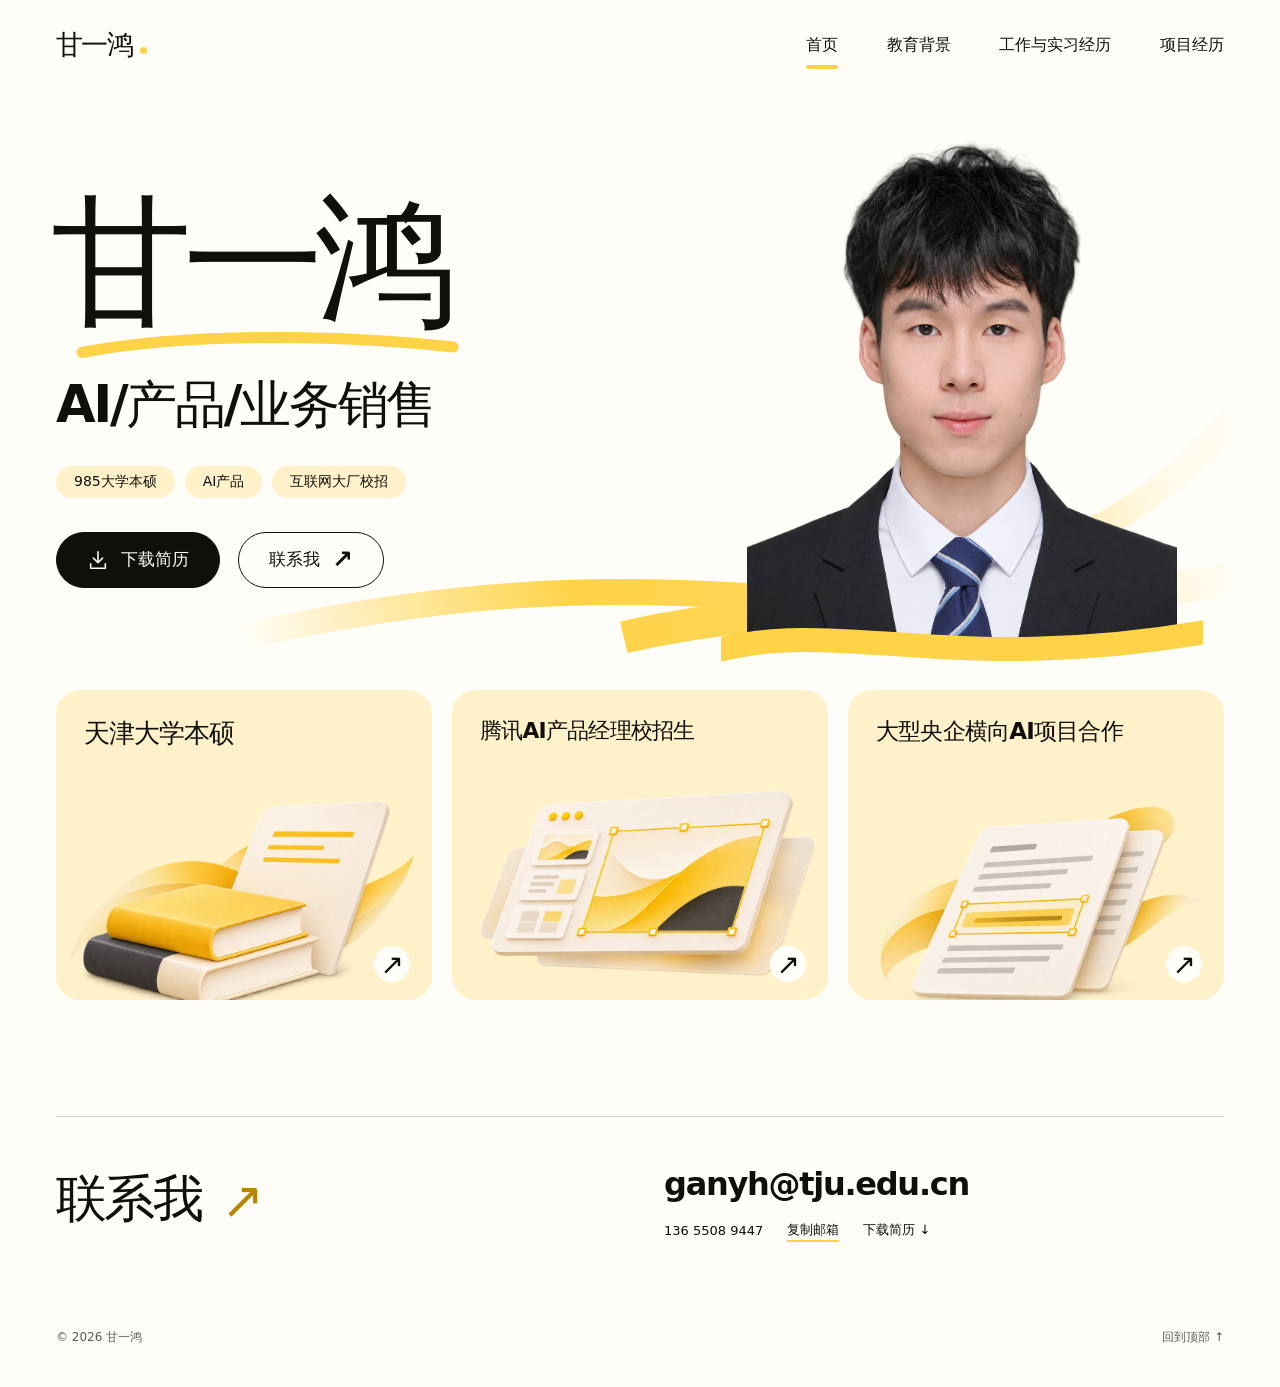
<file: portfolio/index.html>
<!doctype html>
<html lang="zh-CN">
<head>
<meta charset="UTF-8">
<meta name="viewport" content="width=device-width, initial-scale=1, viewport-fit=cover">
<meta name="theme-color" content="#fffdf8">
<meta name="description" content="甘一鸿，天津大学本硕，职业方向：AI、产品、业务销售。腾讯Cheso与数势科技产品经历，以及国际工程合同风险分析系统企业合作项目。">
<meta property="og:title" content="首页 · 甘一鸿">
<meta property="og:description" content="天津大学本硕 · AI产品 · 互联网大厂校招">
<meta property="og:type" content="website">
<title>首页 · 甘一鸿</title>
<link rel="icon" href="assets/favicon.svg" type="image/svg+xml">
<link rel="stylesheet" href="theme.css">
<script src="app.js" defer></script>
<link rel="canonical" href="https://agan0615.github.io/contract-risk-analysis-system/portfolio/">
<meta property="og:url" content="https://agan0615.github.io/contract-risk-analysis-system/portfolio/">
<meta property="og:image" content="https://agan0615.github.io/contract-risk-analysis-system/portfolio/assets/portrait-hd.webp">
</head>
<body class="page-index">
<a class="skip-link" href="#main">跳转到主要内容</a>
<div class="reading-progress" aria-hidden="true"></div>
<header class="site-header" id="top"><div class="header-inner wrap">
<a class="brand" href="index.html" aria-label="甘一鸿的个人网站首页">甘一鸿<span class="brand-dot" aria-hidden="true"></span></a>
<button class="menu-toggle" type="button" aria-expanded="false" aria-controls="main-nav" hidden><span>菜单</span><span class="menu-lines" aria-hidden="true"></span></button>
<nav class="main-nav" id="main-nav" aria-label="主导航"><a href="index.html" aria-current="page">首页</a><a href="education.html">教育背景</a><a href="experience.html">工作与实习经历</a><a href="projects.html">项目经历</a></nav>
</div></header>
<main id="main"><section class="home-hero wrap" aria-labelledby="home-name">
<svg class="hero-ribbon" viewBox="0 0 1440 640" fill="none" aria-hidden="true"><defs><linearGradient id="ribbon-gold" x1="220" y1="600" x2="1330" y2="250" gradientUnits="userSpaceOnUse"><stop stop-color="#ffd348" stop-opacity="0"/><stop offset=".35" stop-color="#ffd348"/><stop offset=".78" stop-color="#ffda66"/><stop offset="1" stop-color="#fff4d1" stop-opacity=".25"/></linearGradient></defs><path d="M230 630C500 570 680 570 850 580C1130 600 1370 500 1495 300" stroke="url(#ribbon-gold)" stroke-width="32"/><path d="M700 631C950 572 1140 624 1495 549" stroke="url(#ribbon-gold)" stroke-width="40"/></svg>
<div class="home-intro hero-enter">
<h1 id="home-name">甘一鸿<svg viewBox="0 0 500 35" fill="none" aria-hidden="true"><path d="M14 27C140 3 332 3 483 20" stroke="#ffd348" stroke-width="14" stroke-linecap="round"/></svg></h1>
<p class="home-role home-directions">AI/产品/业务销售</p>
<ul class="personal-tags" aria-label="个人标签"><li>985大学本硕</li><li>AI产品</li><li>互联网大厂校招</li></ul>
<div class="hero-actions"><a class="button button-primary" href="assets/resume.pdf" download="甘一鸿-个人简历.pdf"><svg viewBox="0 0 24 24" fill="none" aria-hidden="true"><path d="M12 3v12m-5-5 5 5 5-5M4 16v5h16v-5" stroke="currentColor" stroke-width="1.7" stroke-linecap="round" stroke-linejoin="round"/></svg>下载简历</a><a class="button button-outline" href="#contact">联系我 <span aria-hidden="true">↗</span></a></div>
</div>
<div class="portrait-stage hero-enter" style="--enter-delay:120ms"><img class="profile-portrait" src="assets/portrait-hd.webp" width="1145" height="1374" alt="甘一鸿的个人照片" fetchpriority="high"><svg class="portrait-front-ribbon" viewBox="0 0 600 75" fill="none" aria-hidden="true"><path d="M-30 58C135 0 280 90 635 22" stroke="#ffd348" stroke-width="30"/></svg></div>
</section>
<nav class="chapter-gallery wrap" aria-label="了解我的经历">
<a class="chapter-link" href="education.html"><h2>天津大学本硕</h2><img src="assets/academic-art.webp" width="960" height="640" alt="" loading="lazy"><span class="chapter-arrow" aria-hidden="true">↗</span></a>
<a class="chapter-link" href="experience.html"><h2>腾讯AI产品经理校招生</h2><img src="assets/creative-art.webp" width="960" height="640" alt="" loading="lazy"><span class="chapter-arrow" aria-hidden="true">↗</span></a>
<a class="chapter-link" href="projects.html"><h2>大型央企横向<wbr>AI项目合作</h2><img src="assets/contract-art.webp" width="960" height="640" alt="" loading="lazy"><span class="chapter-arrow" aria-hidden="true">↗</span></a>
</nav>




</main>
<section class="contact-strip wrap" id="contact" aria-labelledby="contact-title">
<div><h2 id="contact-title">联系我<span aria-hidden="true">↗</span></h2></div>
<div class="contact-links"><a href="mailto:ganyh@tju.edu.cn" class="contact-email">ganyh@tju.edu.cn</a><div class="contact-small"><a href="tel:+8613655089447">136 5508 9447</a><button class="text-link" id="copy-email" type="button" hidden>复制邮箱</button><a href="assets/resume.pdf" download="甘一鸿-个人简历.pdf">下载简历 ↓</a></div><p class="copy-status" id="copy-status" role="status" aria-live="polite"></p></div>
</section>
<footer class="footer wrap"><span>© <span id="current-year">2026</span> 甘一鸿</span><a href="#top">回到顶部 ↑</a></footer>
<dialog class="image-dialog" aria-labelledby="image-dialog-title"><div class="image-dialog-heading"><h2 id="image-dialog-title">系统界面</h2><div class="image-dialog-actions"><button type="button" class="image-size-toggle" aria-pressed="false">原图尺寸</button><button type="button" class="dialog-close" aria-label="关闭大图">关闭 <span aria-hidden="true">×</span></button></div></div><div class="dialog-canvas" tabindex="0" aria-label="图片区域，可滚动查看"><img alt="" class="dialog-image"></div></dialog>
</body>
</html>
</file>
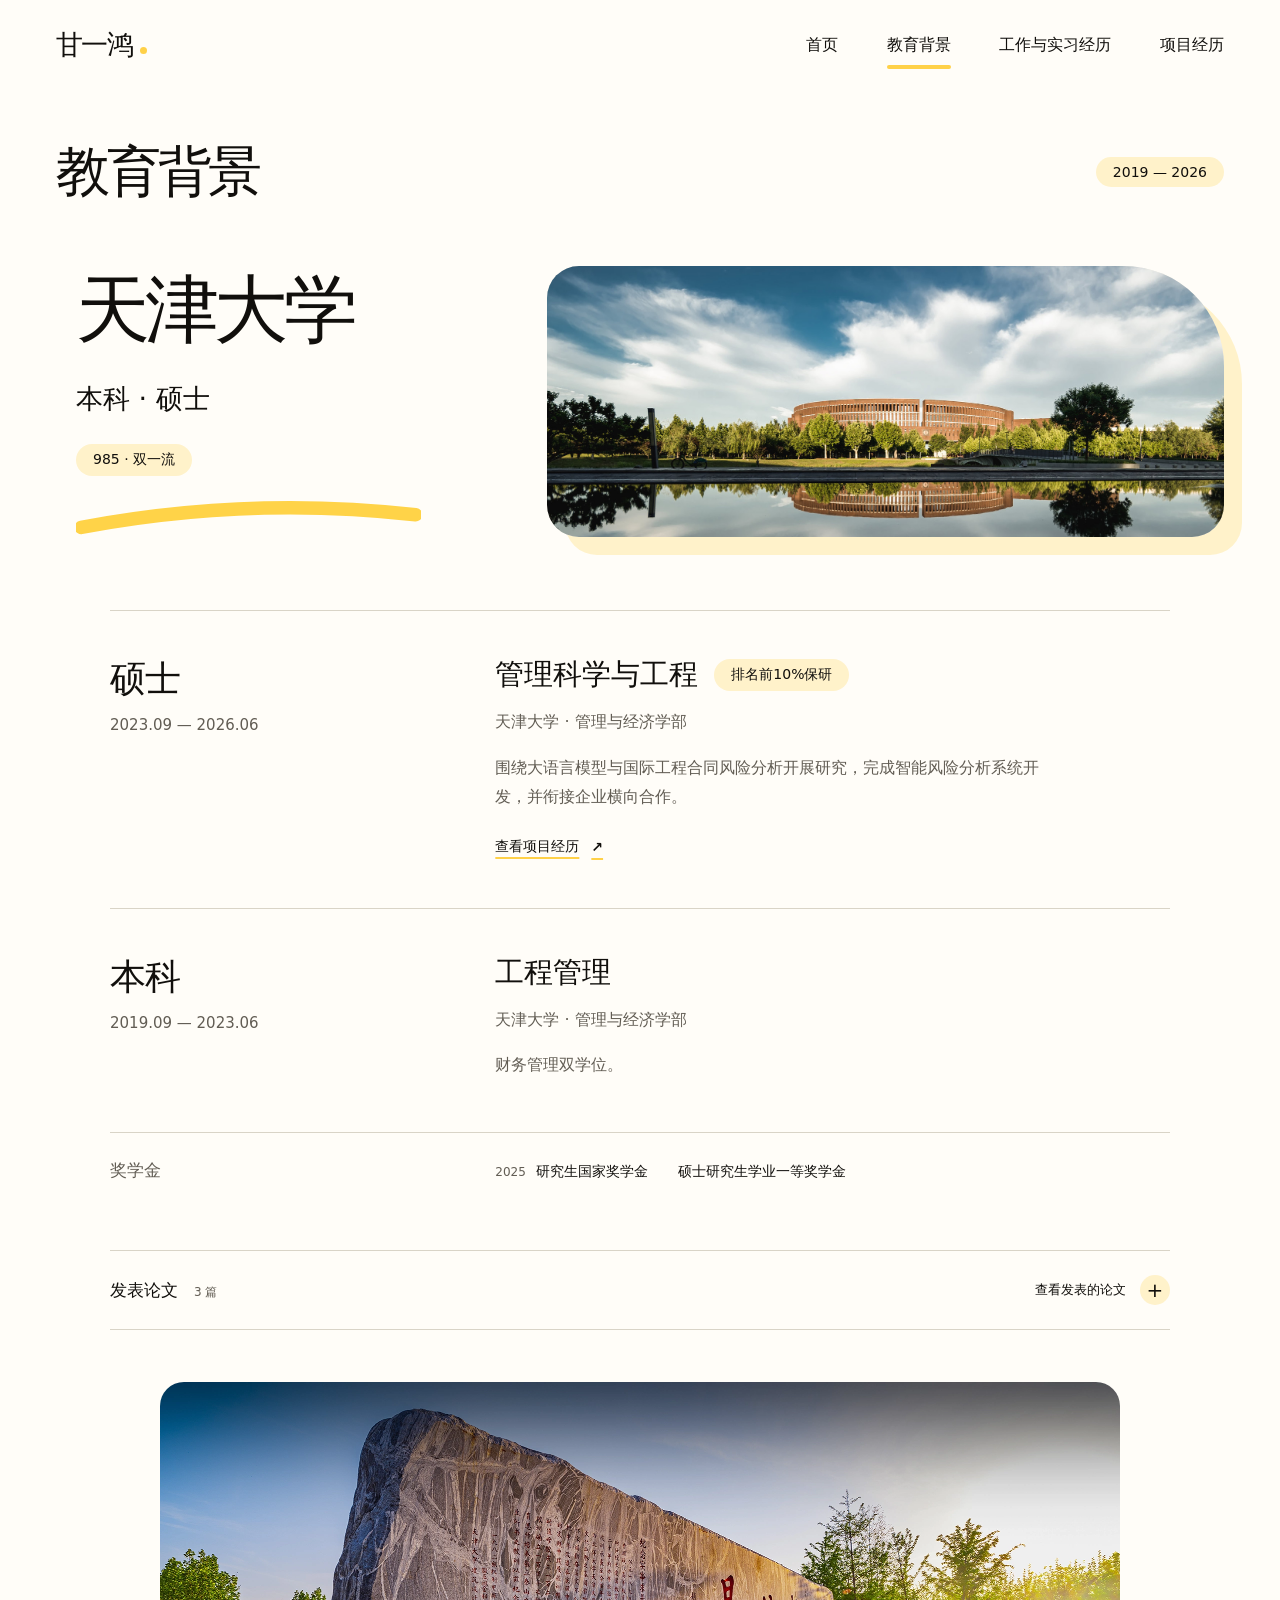
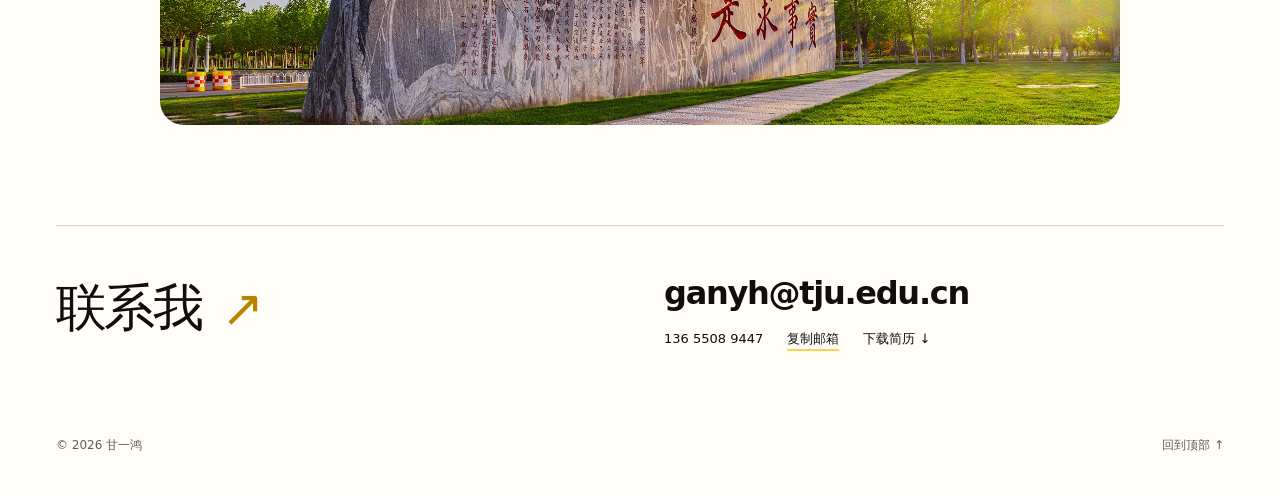
<file: portfolio/education.html>
<!doctype html>
<html lang="zh-CN">
<head>
<meta charset="UTF-8">
<meta name="viewport" content="width=device-width, initial-scale=1, viewport-fit=cover">
<meta name="theme-color" content="#fffdf8">
<meta name="description" content="甘一鸿，天津大学本硕，职业方向：AI、产品、业务销售。腾讯Cheso与数势科技产品经历，以及国际工程合同风险分析系统企业合作项目。">
<meta property="og:title" content="教育背景 · 甘一鸿">
<meta property="og:description" content="天津大学本硕 · AI产品 · 互联网大厂校招">
<meta property="og:type" content="website">
<title>教育背景 · 甘一鸿</title>
<link rel="icon" href="assets/favicon.svg" type="image/svg+xml">
<link rel="stylesheet" href="theme.css">
<script src="app.js" defer></script>
<link rel="canonical" href="https://agan0615.github.io/contract-risk-analysis-system/portfolio/education.html">
<meta property="og:url" content="https://agan0615.github.io/contract-risk-analysis-system/portfolio/education.html">
<meta property="og:image" content="https://agan0615.github.io/contract-risk-analysis-system/portfolio/assets/portrait-hd.webp">
</head>
<body class="page-education">
<a class="skip-link" href="#main">跳转到主要内容</a>
<div class="reading-progress" aria-hidden="true"></div>
<header class="site-header" id="top"><div class="header-inner wrap">
<a class="brand" href="index.html" aria-label="甘一鸿的个人网站首页">甘一鸿<span class="brand-dot" aria-hidden="true"></span></a>
<button class="menu-toggle" type="button" aria-expanded="false" aria-controls="main-nav" hidden><span>菜单</span><span class="menu-lines" aria-hidden="true"></span></button>
<nav class="main-nav" id="main-nav" aria-label="主导航"><a href="index.html">首页</a><a href="education.html" aria-current="page">教育背景</a><a href="experience.html">工作与实习经历</a><a href="projects.html">项目经历</a></nav>
</div></header>
<main id="main"><section class="page-heading wrap hero-enter"><h1>教育背景</h1><span class="period-pill">2019 — 2026</span></section>
<section class="education-hero wrap" aria-labelledby="university-title"><div class="education-identity hero-enter"><h2 id="university-title">天津大学</h2><p>本科 · 硕士</p><span class="subtle-tag">985 · 双一流</span><svg viewBox="0 0 330 40" aria-hidden="true" fill="none"><path d="M5 30Q165 0 325 18" stroke="#ffd348" stroke-width="13" stroke-linecap="round"/></svg></div><div class="education-photo image-frame reveal"><img src="assets/tju-campus-hd.jpg" width="1920" height="701" alt="天津大学校园建筑、湖面与倒影" fetchpriority="high"></div></section>
<section class="degree-section wrap" aria-label="学位与专业">
<article class="degree-entry reveal"><div class="degree-label"><span>硕士</span><time>2023.09 — 2026.06</time></div><div class="degree-content"><h2>管理科学与工程<span class="subtle-tag">排名前10%保研</span></h2><p class="degree-school">天津大学 · 管理与经济学部</p><p>围绕大语言模型与国际工程合同风险分析开展研究，完成智能风险分析系统开发，并衔接企业横向合作。</p><a class="text-link" href="projects.html">查看项目经历 <span aria-hidden="true">↗</span></a></div></article>
<article class="degree-entry reveal"><div class="degree-label"><span>本科</span><time>2019.09 — 2023.06</time></div><div class="degree-content"><h2>工程管理</h2><p class="degree-school">天津大学 · 管理与经济学部</p><p>财务管理双学位。</p></div></article>
</section>
<section class="scholarships wrap reveal" aria-labelledby="award-title"><h2 id="award-title">奖学金</h2><ul><li><span>2025</span>研究生国家奖学金</li><li>硕士研究生学业一等奖学金</li></ul></section>
<section class="publications wrap reveal" id="publications" aria-labelledby="publications-title">
<details class="publications-disclosure"><summary><h2 class="publications-label" id="publications-title">发表论文<span class="publication-count">3 篇</span></h2><span class="publications-action">查看发表的论文 <span class="detail-plus" aria-hidden="true">+</span></span></summary>
<div class="publication-list">
<article class="publication-file"><a class="publication-open" href="assets/paper-contract-qa.pdf" target="_blank" rel="noopener noreferrer" title="Automating construction contract question answering using large language model and fine-tuning" aria-label="查看论文：Automating construction contract question answering using large language model and fine-tuning（新窗口打开 PDF）"><svg class="pdf-icon" viewBox="0 0 40 48" fill="none" aria-hidden="true"><path d="M8 1h16l12 12v29a5 5 0 0 1-5 5H8a5 5 0 0 1-5-5V6a5 5 0 0 1 5-5Z"/><path d="M24 1v12h12"/><text x="9" y="34">PDF</text></svg><span class="publication-info"><span class="publication-title">Automating construction contract question answering using large language model and fine-tuning</span><span class="publication-journal">Expert Systems with Applications</span></span></a><a class="publication-download" href="assets/paper-contract-qa.pdf" download="Gan-Contract-Question-Answering.pdf" aria-label="下载论文：Automating construction contract question answering using large language model and fine-tuning" title="下载 PDF"><svg viewBox="0 0 24 24" fill="none" aria-hidden="true"><path d="M12 3v12m-5-5 5 5 5-5M4 16v5h16v-5"/></svg></a></article>
<article class="publication-file"><a class="publication-open" href="assets/paper-long-contract-analysis.pdf" target="_blank" rel="noopener noreferrer" title="Application of large language models to intelligently analyze long construction contract texts" aria-label="查看论文：Application of large language models to intelligently analyze long construction contract texts（新窗口打开 PDF）"><svg class="pdf-icon" viewBox="0 0 40 48" fill="none" aria-hidden="true"><path d="M8 1h16l12 12v29a5 5 0 0 1-5 5H8a5 5 0 0 1-5-5V6a5 5 0 0 1 5-5Z"/><path d="M24 1v12h12"/><text x="9" y="34">PDF</text></svg><span class="publication-info"><span class="publication-title">Application of large language models to intelligently analyze long construction contract texts</span><span class="publication-journal">Construction Management and Economics</span></span></a><a class="publication-download" href="assets/paper-long-contract-analysis.pdf" download="Gan-Long-Contract-Analysis.pdf" aria-label="下载论文：Application of large language models to intelligently analyze long construction contract texts" title="下载 PDF"><svg viewBox="0 0 24 24" fill="none" aria-hidden="true"><path d="M12 3v12m-5-5 5 5 5-5M4 16v5h16v-5"/></svg></a></article>
<article class="publication-file"><a class="publication-open" href="assets/paper-interorganizational-trust.pdf" target="_blank" rel="noopener noreferrer" title="How to Build Interorganizational Trust in Construction Projects: A Meta-Analysis on Three Trust-Building Mechanisms" aria-label="查看论文作者稿：How to Build Interorganizational Trust in Construction Projects: A Meta-Analysis on Three Trust-Building Mechanisms（新窗口打开 PDF）"><svg class="pdf-icon" viewBox="0 0 40 48" fill="none" aria-hidden="true"><path d="M8 1h16l12 12v29a5 5 0 0 1-5 5H8a5 5 0 0 1-5-5V6a5 5 0 0 1 5-5Z"/><path d="M24 1v12h12"/><text x="9" y="34">PDF</text></svg><span class="publication-info"><span class="publication-title">How to Build Interorganizational Trust in Construction Projects: A Meta-Analysis on Three Trust-Building Mechanisms</span><span class="publication-journal">Journal of Management in Engineering <span class="manuscript-note">· 作者稿</span></span></span></a><a class="publication-download" href="assets/paper-interorganizational-trust.pdf" download="Gan-Interorganizational-Trust-Manuscript.pdf" aria-label="下载论文作者稿：How to Build Interorganizational Trust in Construction Projects: A Meta-Analysis on Three Trust-Building Mechanisms" title="下载 PDF"><svg viewBox="0 0 24 24" fill="none" aria-hidden="true"><path d="M12 3v12m-5-5 5 5 5-5M4 16v5h16v-5"/></svg></a></article>
</div></details></section>
<div class="campus-wide wrap reveal image-frame"><img src="assets/tju-motto-hd.webp" width="1920" height="685" alt="天津大学校园求是校训石与绿地" loading="lazy"></div>


</main>
<section class="contact-strip wrap" id="contact" aria-labelledby="contact-title">
<div><h2 id="contact-title">联系我<span aria-hidden="true">↗</span></h2></div>
<div class="contact-links"><a href="mailto:ganyh@tju.edu.cn" class="contact-email">ganyh@tju.edu.cn</a><div class="contact-small"><a href="tel:+8613655089447">136 5508 9447</a><button class="text-link" id="copy-email" type="button" hidden>复制邮箱</button><a href="assets/resume.pdf" download="甘一鸿-个人简历.pdf">下载简历 ↓</a></div><p class="copy-status" id="copy-status" role="status" aria-live="polite"></p></div>
</section>
<footer class="footer wrap"><span>© <span id="current-year">2026</span> 甘一鸿</span><a href="#top">回到顶部 ↑</a></footer>
<dialog class="image-dialog" aria-labelledby="image-dialog-title"><div class="image-dialog-heading"><h2 id="image-dialog-title">系统界面</h2><div class="image-dialog-actions"><button type="button" class="image-size-toggle" aria-pressed="false">原图尺寸</button><button type="button" class="dialog-close" aria-label="关闭大图">关闭 <span aria-hidden="true">×</span></button></div></div><div class="dialog-canvas" tabindex="0" aria-label="图片区域，可滚动查看"><img alt="" class="dialog-image"></div></dialog>
</body>
</html>
</file>
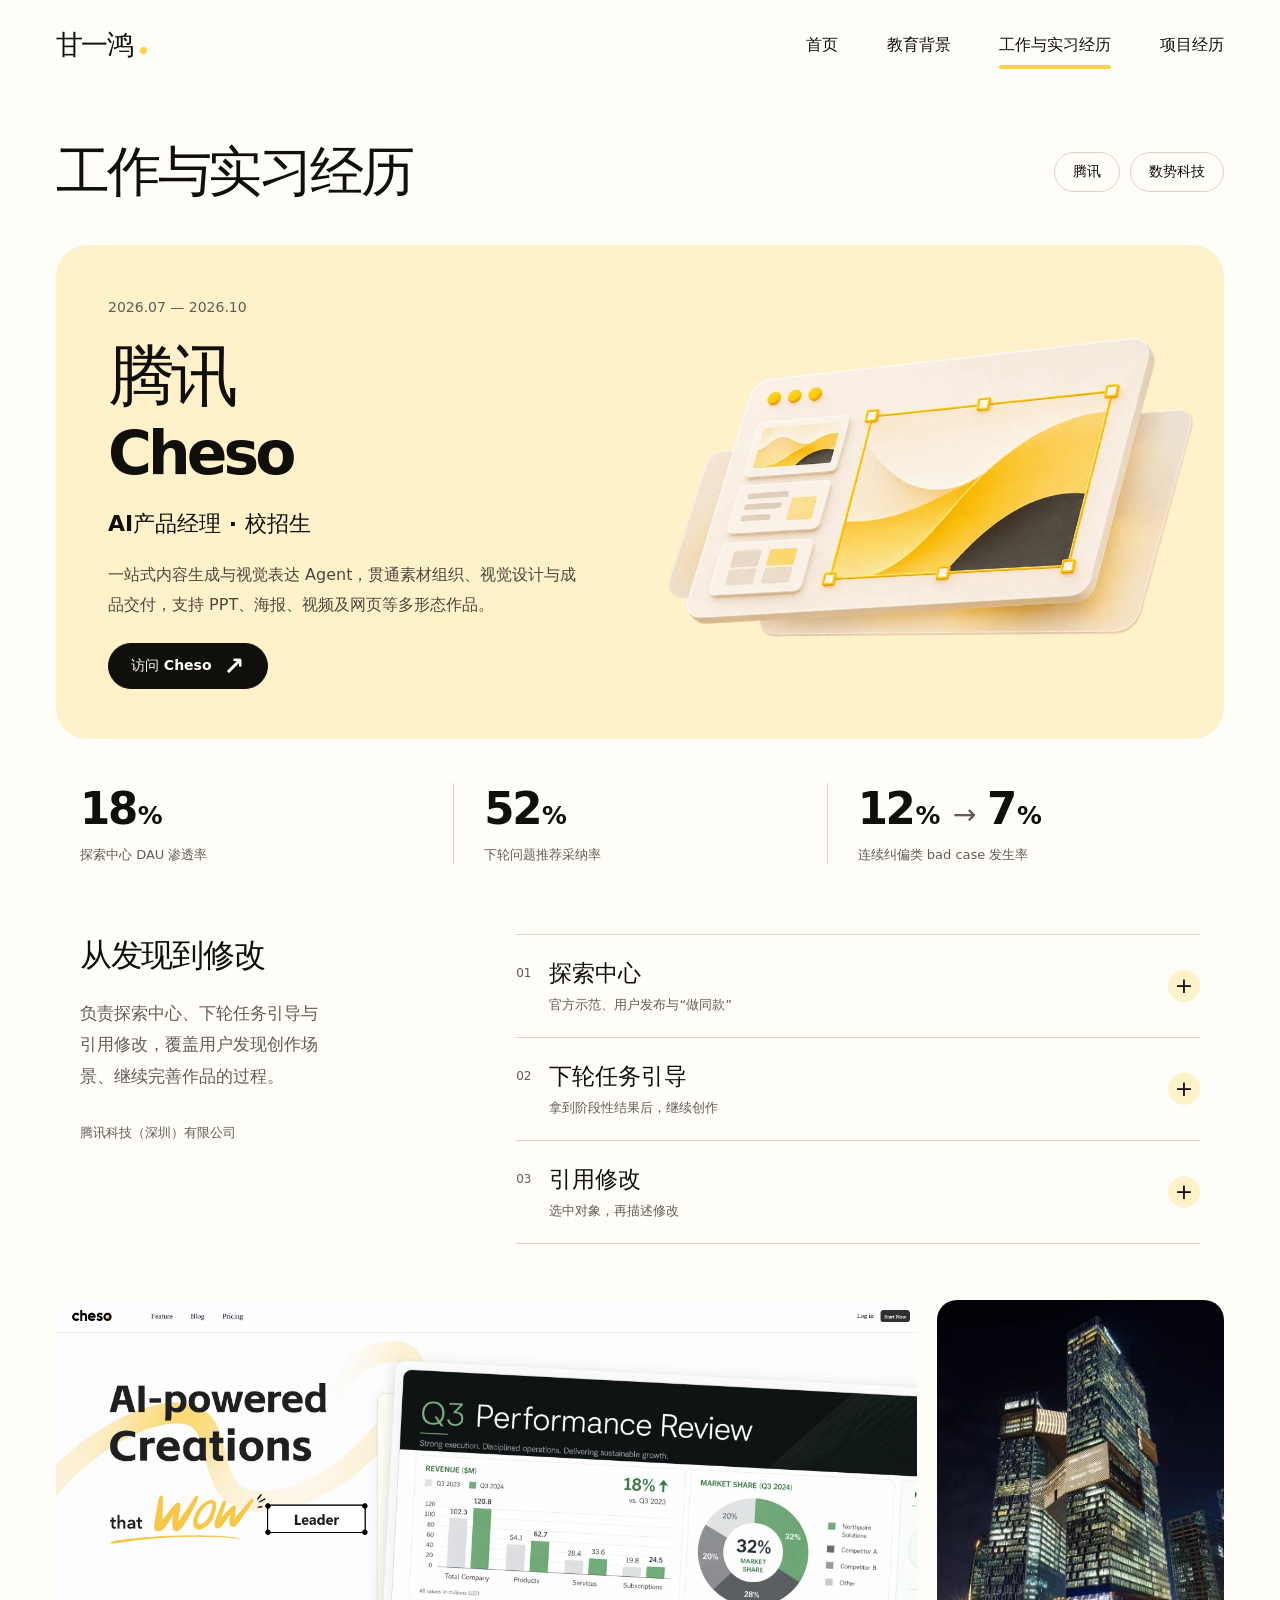
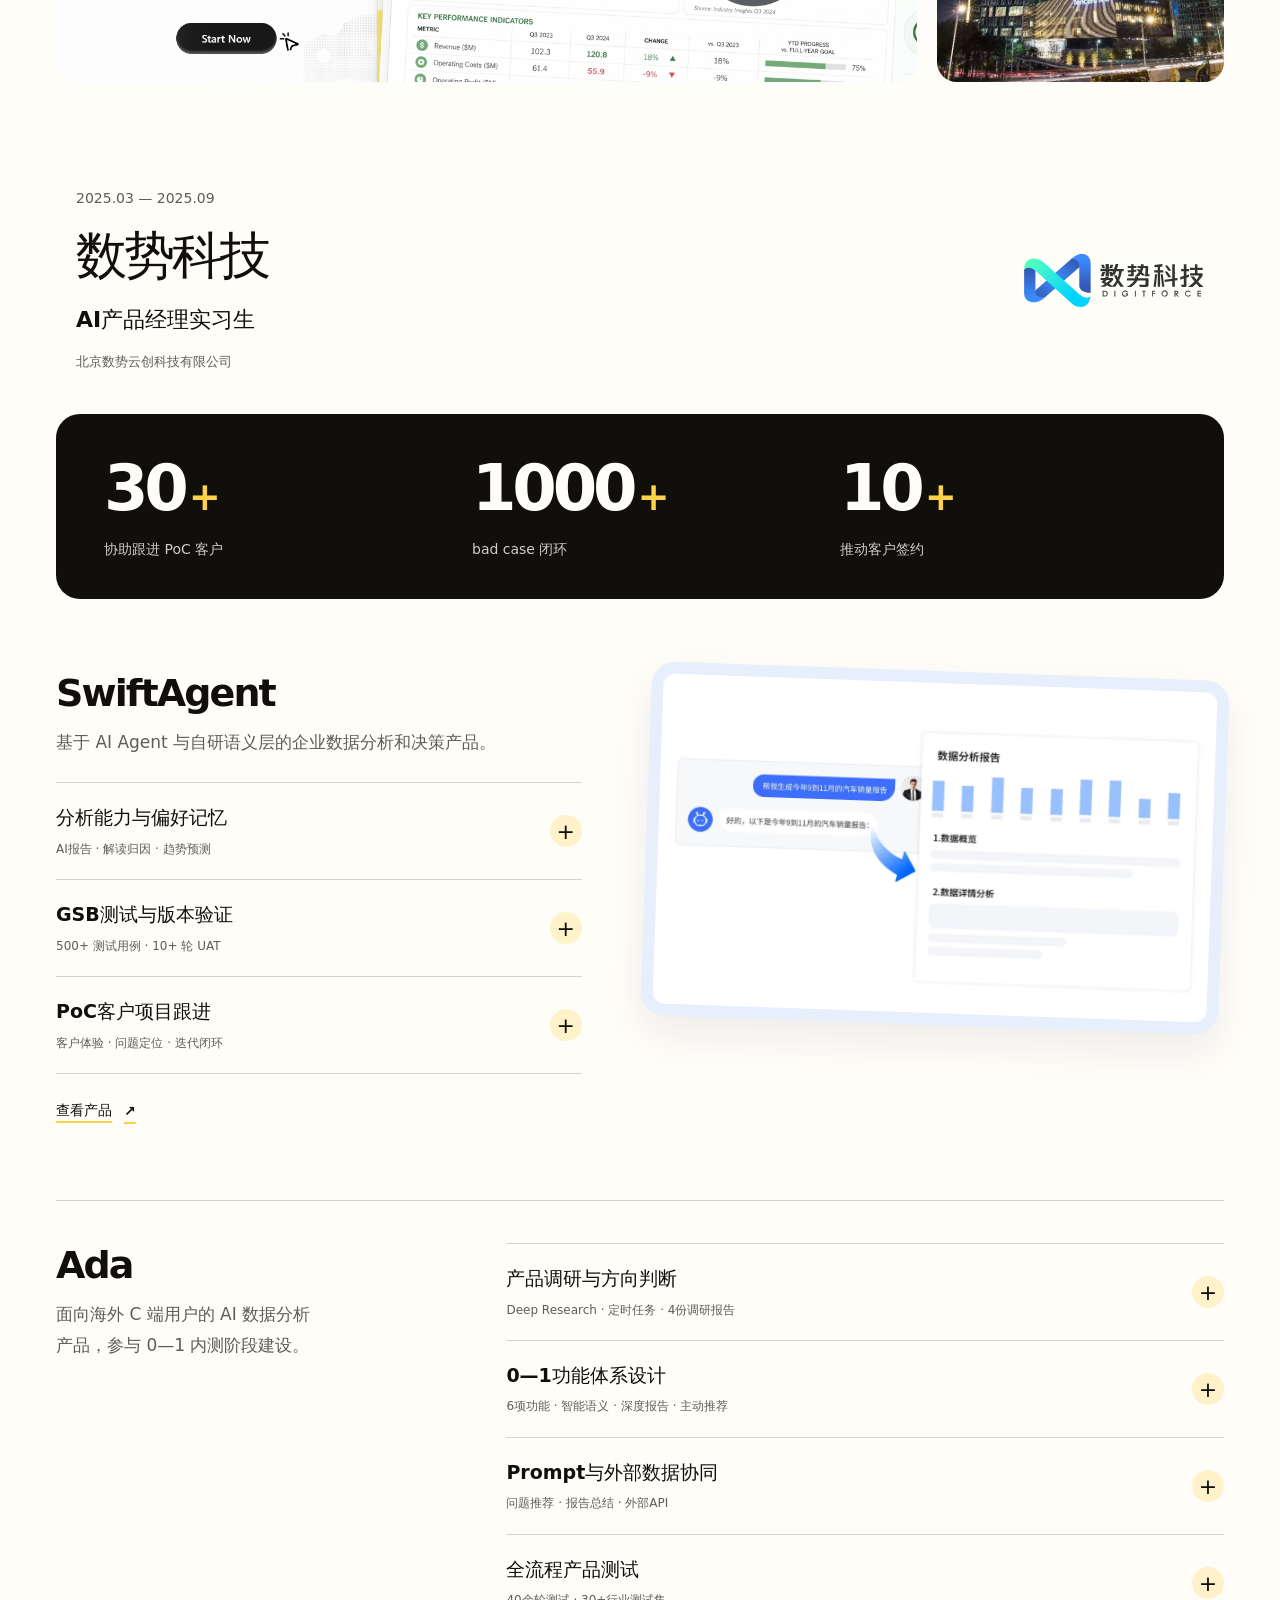
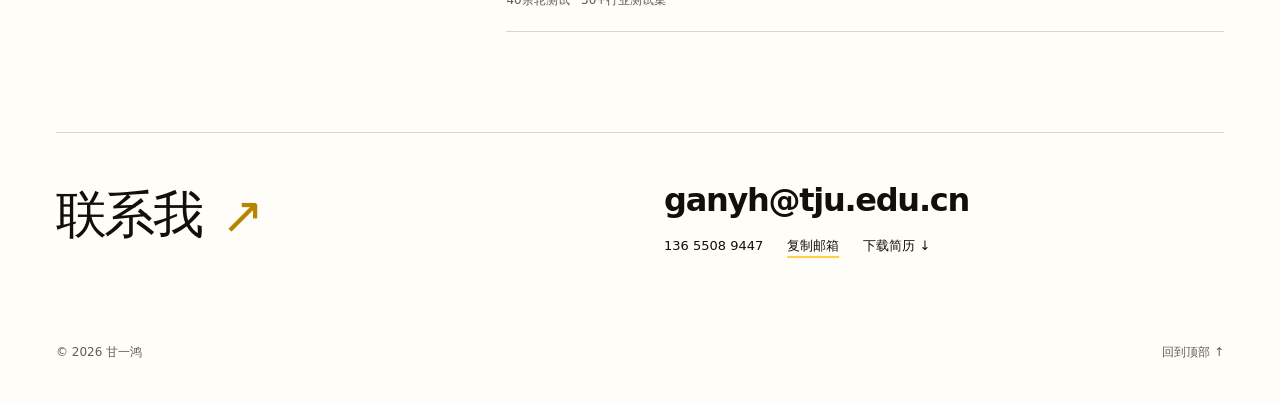
<file: portfolio/experience.html>
<!doctype html>
<html lang="zh-CN">
<head>
<meta charset="UTF-8">
<meta name="viewport" content="width=device-width, initial-scale=1, viewport-fit=cover">
<meta name="theme-color" content="#fffdf8">
<meta name="description" content="甘一鸿，天津大学本硕，职业方向：AI、产品、业务销售。腾讯Cheso与数势科技产品经历，以及国际工程合同风险分析系统企业合作项目。">
<meta property="og:title" content="工作与实习经历 · 甘一鸿">
<meta property="og:description" content="天津大学本硕 · AI产品 · 互联网大厂校招">
<meta property="og:type" content="website">
<title>工作与实习经历 · 甘一鸿</title>
<link rel="icon" href="assets/favicon.svg" type="image/svg+xml">
<link rel="stylesheet" href="theme.css">
<script src="app.js" defer></script>
<link rel="canonical" href="https://agan0615.github.io/contract-risk-analysis-system/portfolio/experience.html">
<meta property="og:url" content="https://agan0615.github.io/contract-risk-analysis-system/portfolio/experience.html">
<meta property="og:image" content="https://agan0615.github.io/contract-risk-analysis-system/portfolio/assets/portrait-hd.webp">
</head>
<body class="page-experience">
<a class="skip-link" href="#main">跳转到主要内容</a>
<div class="reading-progress" aria-hidden="true"></div>
<header class="site-header" id="top"><div class="header-inner wrap">
<a class="brand" href="index.html" aria-label="甘一鸿的个人网站首页">甘一鸿<span class="brand-dot" aria-hidden="true"></span></a>
<button class="menu-toggle" type="button" aria-expanded="false" aria-controls="main-nav" hidden><span>菜单</span><span class="menu-lines" aria-hidden="true"></span></button>
<nav class="main-nav" id="main-nav" aria-label="主导航"><a href="index.html">首页</a><a href="education.html">教育背景</a><a href="experience.html" aria-current="page">工作与实习经历</a><a href="projects.html">项目经历</a></nav>
</div></header>
<main id="main"><section class="page-heading wrap hero-enter"><h1>工作与实习经历</h1><nav class="page-anchors" aria-label="经历导航"><a href="#tencent">腾讯</a><a href="#digitforce">数势科技</a></nav></section>
<article class="career-case wrap" id="tencent" aria-labelledby="tencent-title">
<div class="case-hero tencent-hero"><div class="case-hero-copy hero-enter"><p class="case-meta">2026.07 — 2026.10</p><h2 id="tencent-title">腾讯<span>Cheso</span></h2><p class="case-role">AI产品经理 · 校招生</p><p class="case-summary">一站式内容生成与视觉表达 Agent，贯通素材组织、视觉设计与成品交付，支持 PPT、海报、视频及网页等多形态作品。</p><a class="button button-primary button-small" href="https://cheso.ai/" target="_blank" rel="noopener noreferrer">访问 Cheso <span aria-hidden="true">↗</span><span class="sr-only">（在新窗口打开）</span></a></div><img class="case-hero-art" src="assets/creative-art.webp" width="960" height="640" alt="" fetchpriority="high"></div>
<dl class="tencent-outcomes reveal" aria-label="腾讯产品工作成果概览"><div><dt>探索中心 DAU 渗透率</dt><dd>18<span class="metric-unit">%</span></dd></div><div><dt>下轮问题推荐采纳率</dt><dd>52<span class="metric-unit">%</span></dd></div><div><dt>连续纠偏类 bad case 发生率</dt><dd>12<span class="metric-unit">%</span> <span class="metric-arrow">→</span> 7<span class="metric-unit">%</span></dd></div></dl>
<div class="case-body tencent-story"><div class="case-section-title"><h3>从发现到修改</h3><p>负责探索中心、下轮任务引导与引用修改，覆盖用户发现创作场景、继续完善作品的过程。</p><span class="company-legal">腾讯科技（深圳）有限公司</span></div><div class="feature-list">
<details class="feature-detail tencent-chapter"><summary><span class="chapter-number" aria-hidden="true">01</span><span class="chapter-title">探索中心<small>官方示范、用户发布与“做同款”</small></span><span class="detail-plus" aria-hidden="true">+</span></summary><div class="detail-copy"><p>新用户面对多形态创作，往往不清楚产品能做什么、结果能做到什么程度。我将探索中心设计为“官方精选示范＋用户发布”：冷启动先用 PGC 作品给出质量参照，再通过发布、审核与激励补充 UGC 内容。</p><p>两层内容都通过分享与“做同款”承接文件引用和项目复用，让用户能沿着参考作品开始创作。</p><dl class="chapter-results" aria-label="探索中心成果"><div><dt>DAU 渗透率</dt><dd>18%</dd></div><div><dt>“做同款”点击率</dt><dd>12%</dd></div><div><dt>内容浏览至内容消费<br>真实复用率</dt><dd>8%</dd></div></dl></div></details>
<details class="feature-detail tencent-chapter"><summary><span class="chapter-number" aria-hidden="true">02</span><span class="chapter-title">下轮任务引导<small>拿到阶段性结果后，继续创作</small></span><span class="detail-plus" aria-hidden="true">+</span></summary><div class="detail-copy"><p>用户拿到阶段性结果后，仍需要继续创作，但对话结束后缺少下一步引导，已有产品能力也不容易被再次发现。我独立设计可配置的任务结束引导位，统一接入下轮问题推荐、评价反馈、在线编辑与引用修改。</p><p>各引导项可灵活配置、按优先级展示，并结合用户行为设定触发条件、频控与退出规则。反馈收集同时覆盖反馈中心、任务失败后提示与反馈气泡，在具体使用卡点收集问题。</p><dl class="chapter-results" aria-label="任务引导成果"><div><dt>整体引导曝光点击率</dt><dd>13%</dd></div><div><dt>下轮问题推荐采纳率</dt><dd>52%</dd></div></dl></div></details>
<details class="feature-detail tencent-chapter"><summary><span class="chapter-number" aria-hidden="true">03</span><span class="chapter-title">引用修改<small>选中对象，再描述修改</small></span><span class="detail-plus" aria-hidden="true">+</span></summary><div class="detail-copy"><p>多形态产物完成后，用户仍需要在对话里反复描述“哪里要改、改哪一个元素”。我设计引用修改功能，让用户先在产物中选中区域或元素，明确编辑对象与范围，再用对话描述修改诉求。</p><p>用“指向＋对话”减少位置描述的歧义，降低意图对齐成本和连续纠偏。</p><dl class="chapter-results" aria-label="引用修改成果"><div><dt>引用修改用户发起率</dt><dd>16%</dd></div><div><dt>连续纠偏类 bad case 发生率</dt><dd>12% <span>→</span> 7%</dd></div></dl></div></details>
</div></div>
<div class="career-media reveal"><a class="image-frame cheso-preview" href="https://cheso.ai/" target="_blank" rel="noopener noreferrer" aria-label="查看 Cheso 官方产品"><img src="assets/cheso-home-hd.webp" width="2880" height="1840" alt="Cheso官网的创作与产品展示画面" loading="lazy"></a><div class="image-frame tencent-photo"><img src="assets/tencent-building-hd.jpg" width="1280" height="853" alt="腾讯滨海大厦" loading="lazy"></div></div>
</article>
<article class="career-case shushi-section wrap" id="digitforce" aria-labelledby="shushi-title">
<div class="company-heading reveal"><div><p class="case-meta">2025.03 — 2025.09</p><h2 id="shushi-title">数势科技</h2><p class="case-role">AI产品经理实习生</p><p class="company-legal">北京数势云创科技有限公司</p></div><img src="assets/digitforce-logo.svg" width="240" height="80" alt="数势科技标识" loading="lazy"></div>
<div class="poc-results reveal" aria-label="SwiftAgent项目成果"><div><strong>30<span>+</span></strong><p>协助跟进 PoC 客户</p></div><div><strong>1000<span>+</span></strong><p>bad case 闭环</p></div><div><strong>10<span>+</span></strong><p>推动客户签约</p></div></div>
<section class="product-story internship-story reveal" aria-labelledby="swift-title"><div class="product-story-copy"><h3 id="swift-title">SwiftAgent</h3><p class="product-description">基于 AI Agent 与自研语义层的企业数据分析和决策产品。</p>
<div class="internship-details" aria-label="SwiftAgent工作详情">
<details class="feature-detail"><summary><span>分析能力与偏好记忆<small>AI报告 · 解读归因 · 趋势预测</small></span><span class="detail-plus" aria-hidden="true">+</span></summary><div class="detail-copy"><p>为拓宽数据分析能力，深度参与 AI 报告、数据解读、归因和预测功能的需求分析、原型设计、PRD 撰写与落地，串联发现问题、定位问题、解决问题及预测趋势的分析流程。</p><p>参与记忆模块设计，将客户信息与提问习惯纳入偏好记忆，让后续分析主动贴合客户的使用偏好。</p></div></details>
<details class="feature-detail"><summary><span>GSB测试与版本验证<small>500+ 测试用例 · 10+ 轮 UAT</small></span><span class="detail-plus" aria-hidden="true">+</span></summary><div class="detail-copy"><p>主导设计数据分析通用测试与记忆专项测试用例 <strong>500+</strong>，利用 GSB 框架执行 <strong>10+ 轮</strong>产品 UAT 测试，定位 bad case 并协同研发修复，完成版本迭代的端到端验证。</p><p>评测中新版本的回答满意率较旧版本<strong>提升 30%</strong>。</p></div></details>
<details class="feature-detail"><summary><span>PoC客户项目跟进<small>客户体验 · 问题定位 · 迭代闭环</small></span><span class="detail-plus" aria-hidden="true">+</span></summary><div class="detail-copy"><p>协助跟进 <strong>30+ 客户</strong>的 PoC 阶段，开展体验沟通与反馈收集，精准定位问题并与研发对齐；全程跟进并闭环 <strong>1000+ bad case</strong>，推动 <strong>10+ 客户</strong>签约。</p></div></details>
</div><a class="text-link" href="https://digitforce.com/product/sa" target="_blank" rel="noopener noreferrer">查看产品 <span aria-hidden="true">↗</span><span class="sr-only">（在新窗口打开）</span></a></div>
<div class="image-frame swift-preview"><img src="assets/swiftagent-report.webp" width="1480" height="880" alt="SwiftAgent官方展示的自然语言问数与报告生成界面" loading="lazy"></div></section>
<section class="ada-section reveal" aria-labelledby="ada-title"><div><h3 id="ada-title">Ada</h3><p class="product-description">面向海外 C 端用户的 AI 数据分析产品，参与 0—1 内测阶段建设。</p></div>
<div class="ada-content internship-details" aria-label="Ada工作详情">
<details class="feature-detail"><summary><span>产品调研与方向判断<small>Deep Research · 定时任务 · 4份调研报告</small></span><span class="detail-plus" aria-hidden="true">+</span></summary><div class="detail-copy"><p>结合产品定位持续跟进相关产品动态，自主完成主流 AI 产品 Deep Research、定时任务等功能调研，产出 <strong>4 份调研报告</strong>，支持深度报告、任务订阅等场景的价值挖掘与功能设计。</p></div></details>
<details class="feature-detail"><summary><span>0—1功能体系设计<small>6项功能 · 智能语义 · 深度报告 · 主动推荐</small></span><span class="detail-plus" aria-hidden="true">+</span></summary><div class="detail-copy"><p>从 C 端用户视角，深度参与智能语义构建、深度报告、Feed 流推荐、任务订阅等 <strong>6 项功能</strong>的需求讨论、原型设计、PRD 撰写与评审。</p><p>智能语义构建将原始数据转化为可分析的语义，降低模型幻觉；深度报告按专业分析思路处理复杂问题，Feed 流与订阅让产品从被动问询延伸到主动输出。</p></div></details>
<details class="feature-detail"><summary><span>Prompt与外部数据协同<small>问题推荐 · 报告总结 · 外部API</small></span><span class="detail-plus" aria-hidden="true">+</span></summary><div class="detail-copy"><p>参与智能语义问题推荐、深度报告总结模块的 Prompt 编写与调试，协同研发验证推荐准确性和报告格式稳定性；自主调用外部数据 API，评估行业数据接入效果并与算法团队对齐。</p></div></details>
<details class="feature-detail"><summary><span>全流程产品测试<small>40余轮测试 · 30+行业测试集</small></span><span class="detail-plus" aria-hidden="true">+</span></summary><div class="detail-copy"><p>主导从数据导入到分析结果产出的 <strong>40 余轮全流程测试</strong>，覆盖多样化行业的 <strong>30+ 测试集</strong>，验证数据接入、语义构建与分析输出的核心链路，保障 0—1 产品流程跑通。</p></div></details>
</div></section>
</article>



</main>
<section class="contact-strip wrap" id="contact" aria-labelledby="contact-title">
<div><h2 id="contact-title">联系我<span aria-hidden="true">↗</span></h2></div>
<div class="contact-links"><a href="mailto:ganyh@tju.edu.cn" class="contact-email">ganyh@tju.edu.cn</a><div class="contact-small"><a href="tel:+8613655089447">136 5508 9447</a><button class="text-link" id="copy-email" type="button" hidden>复制邮箱</button><a href="assets/resume.pdf" download="甘一鸿-个人简历.pdf">下载简历 ↓</a></div><p class="copy-status" id="copy-status" role="status" aria-live="polite"></p></div>
</section>
<footer class="footer wrap"><span>© <span id="current-year">2026</span> 甘一鸿</span><a href="#top">回到顶部 ↑</a></footer>
<dialog class="image-dialog" aria-labelledby="image-dialog-title"><div class="image-dialog-heading"><h2 id="image-dialog-title">系统界面</h2><div class="image-dialog-actions"><button type="button" class="image-size-toggle" aria-pressed="false">原图尺寸</button><button type="button" class="dialog-close" aria-label="关闭大图">关闭 <span aria-hidden="true">×</span></button></div></div><div class="dialog-canvas" tabindex="0" aria-label="图片区域，可滚动查看"><img alt="" class="dialog-image"></div></dialog>
</body>
</html>
</file>
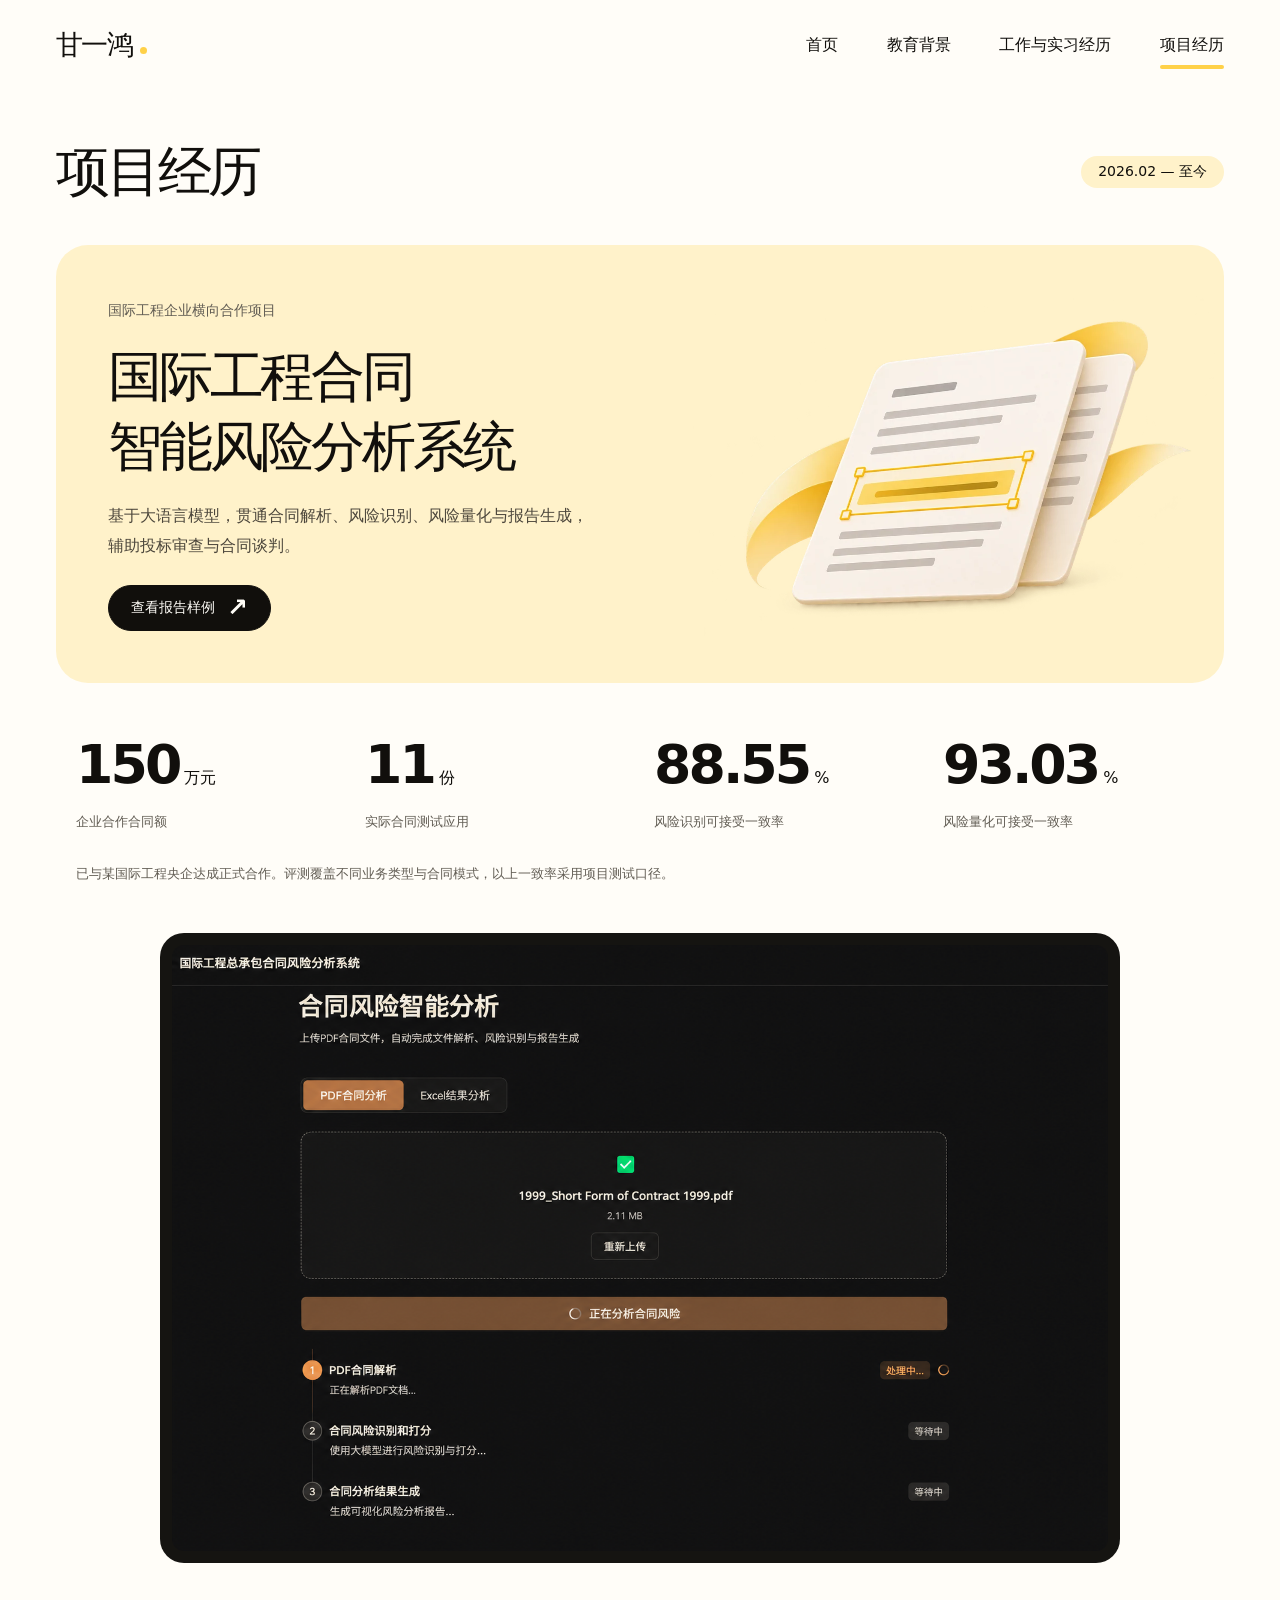
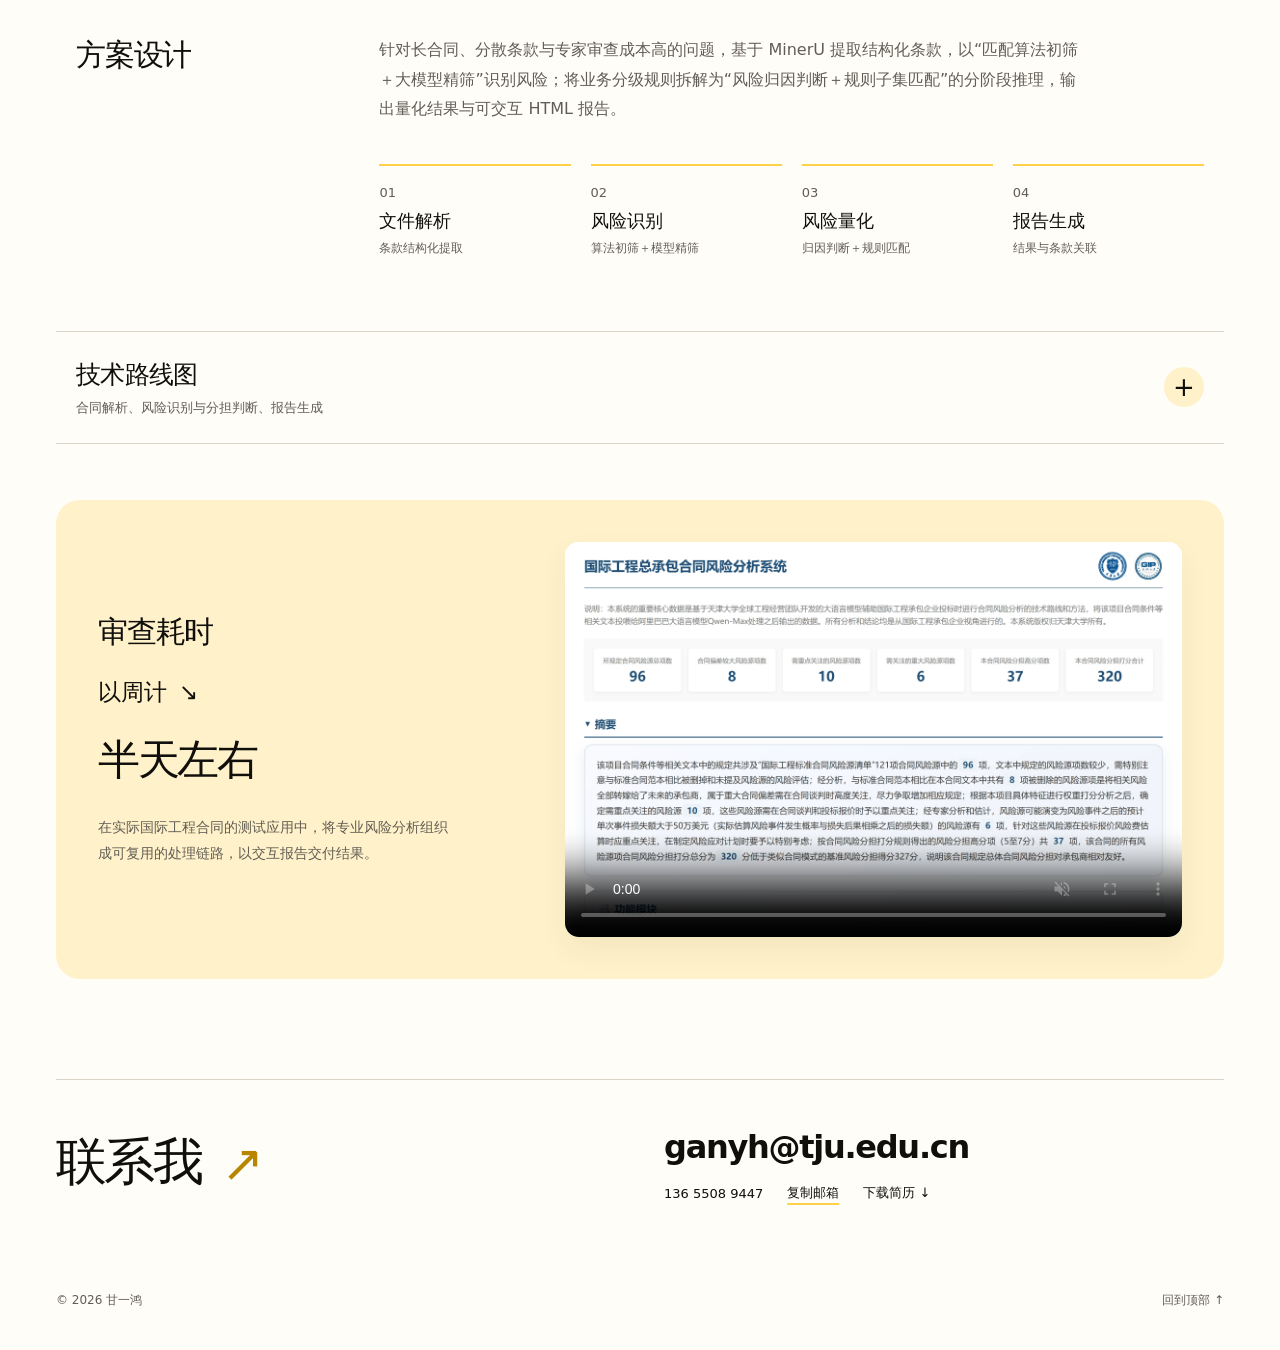
<file: portfolio/projects.html>
<!doctype html>
<html lang="zh-CN">
<head>
<meta charset="UTF-8">
<meta name="viewport" content="width=device-width, initial-scale=1, viewport-fit=cover">
<meta name="theme-color" content="#fffdf8">
<meta name="description" content="甘一鸿，天津大学本硕，职业方向：AI、产品、业务销售。腾讯Cheso与数势科技产品经历，以及国际工程合同风险分析系统企业合作项目。">
<meta property="og:title" content="项目经历 · 甘一鸿">
<meta property="og:description" content="天津大学本硕 · AI产品 · 互联网大厂校招">
<meta property="og:type" content="website">
<title>项目经历 · 甘一鸿</title>
<link rel="icon" href="assets/favicon.svg" type="image/svg+xml">
<link rel="stylesheet" href="theme.css">
<script src="app.js" defer></script>
<link rel="canonical" href="https://agan0615.github.io/contract-risk-analysis-system/portfolio/projects.html">
<meta property="og:url" content="https://agan0615.github.io/contract-risk-analysis-system/portfolio/projects.html">
<meta property="og:image" content="https://agan0615.github.io/contract-risk-analysis-system/portfolio/assets/portrait-hd.webp">
</head>
<body class="page-projects">
<a class="skip-link" href="#main">跳转到主要内容</a>
<div class="reading-progress" aria-hidden="true"></div>
<header class="site-header" id="top"><div class="header-inner wrap">
<a class="brand" href="index.html" aria-label="甘一鸿的个人网站首页">甘一鸿<span class="brand-dot" aria-hidden="true"></span></a>
<button class="menu-toggle" type="button" aria-expanded="false" aria-controls="main-nav" hidden><span>菜单</span><span class="menu-lines" aria-hidden="true"></span></button>
<nav class="main-nav" id="main-nav" aria-label="主导航"><a href="index.html">首页</a><a href="education.html">教育背景</a><a href="experience.html">工作与实习经历</a><a href="projects.html" aria-current="page">项目经历</a></nav>
</div></header>
<main id="main"><section class="page-heading wrap hero-enter"><h1>项目经历</h1><span class="period-pill">2026.02 — 至今</span></section>
<article class="project-page wrap" aria-labelledby="contract-title">
<div class="case-hero contract-hero"><div class="case-hero-copy hero-enter"><p class="case-meta">国际工程企业横向合作项目</p><h2 id="contract-title">国际工程合同<br>智能风险分析系统</h2><p class="case-summary">基于大语言模型，贯通合同解析、风险识别、风险量化与报告生成，辅助投标审查与合同谈判。</p><a class="button button-primary button-small report-sample-link" href="https://agan0615.github.io/contract-risk-analysis-system/" target="_blank" rel="noopener noreferrer">查看报告样例 <span aria-hidden="true">↗</span><span class="sr-only">（在新窗口打开）</span></a></div><img class="case-hero-art" src="assets/contract-art.webp" width="960" height="640" alt="" fetchpriority="high"></div>
<section class="project-results reveal" aria-label="项目应用成果"><div><strong>150<span>万元</span></strong><p>企业合作合同额</p></div><div><strong>11<span>份</span></strong><p>实际合同测试应用</p></div><div><strong>88.55<span>%</span></strong><p>风险识别可接受一致率</p></div><div><strong>93.03<span>%</span></strong><p>风险量化可接受一致率</p></div></section>
<p class="results-note">已与某国际工程央企达成正式合作。评测覆盖不同业务类型与合同模式，以上一致率采用项目测试口径。</p>
<a class="project-report image-frame media-zoom reveal" href="assets/contract-system-hd.webp" data-image-title="合同风险智能分析 · 系统工作界面" target="_blank" rel="noopener noreferrer" aria-label="放大查看合同风险智能分析系统的工作界面"><img src="assets/contract-system-hd.webp" width="1559" height="1009" alt="合同风险智能分析系统界面清晰复原，保留合同上传、解析、风险识别评分及报告生成流程" loading="lazy"><span class="zoom-hint" aria-hidden="true">查看大图 ↗</span></a>
<section class="project-method reveal" aria-labelledby="method-title"><h3 id="method-title">方案设计</h3><div><p>针对长合同、分散条款与专家审查成本高的问题，基于 MinerU 提取结构化条款，以“匹配算法初筛＋大模型精筛”识别风险；将业务分级规则拆解为“风险归因判断＋规则子集匹配”的分阶段推理，输出量化结果与可交互 HTML 报告。</p><ol class="solution-flow"><li><span>01</span><h4>文件解析</h4><p>条款结构化提取</p></li><li><span>02</span><h4>风险识别</h4><p>算法初筛＋模型精筛</p></li><li><span>03</span><h4>风险量化</h4><p>归因判断＋规则匹配</p></li><li><span>04</span><h4>报告生成</h4><p>结果与条款关联</p></li></ol></div></section>
<details class="roadmap-disclosure"><summary><span><strong>技术路线图</strong><small>合同解析、风险识别与分担判断、报告生成</small></span><span class="roadmap-action" aria-hidden="true">+</span></summary><div class="roadmap-panel"><div class="roadmap-scroll"><a class="image-frame media-zoom" href="assets/technical-roadmap.webp" data-image-title="完整技术路线图" target="_blank" rel="noopener noreferrer" aria-label="放大查看完整技术路线图"><img src="assets/technical-roadmap-preview.webp" width="1600" height="2845" alt="用户提供的技术路线图第1页，完整展示合同文件解析、风险识别及风险分担判断、风险分析报告生成的系统方案" loading="lazy"></a></div><a class="roadmap-full-link media-zoom" href="assets/technical-roadmap.webp" data-image-title="完整技术路线图" target="_blank" rel="noopener noreferrer">查看完整路线图 <span aria-hidden="true">↗</span></a></div></details>
<section class="project-outcome reveal" aria-labelledby="outcome-title"><div><h3 id="outcome-title">审查耗时</h3><p class="time-comparison">以周计<span aria-hidden="true">↘</span><strong>半天左右</strong></p><p>在实际国际工程合同的测试应用中，将专业风险分析组织成可复用的处理链路，以交互报告交付结果。</p></div><div class="report-demo"><video class="report-video" data-report-demo controls muted loop playsinline preload="metadata" poster="assets/report-demo-poster.webp" width="1920" height="1230" aria-label="风险分析报告样例的高清滚动演示"><source src="assets/report-scroll-demo.mp4" type="video/mp4"></video></div></section>
</article>




</main>
<section class="contact-strip wrap" id="contact" aria-labelledby="contact-title">
<div><h2 id="contact-title">联系我<span aria-hidden="true">↗</span></h2></div>
<div class="contact-links"><a href="mailto:ganyh@tju.edu.cn" class="contact-email">ganyh@tju.edu.cn</a><div class="contact-small"><a href="tel:+8613655089447">136 5508 9447</a><button class="text-link" id="copy-email" type="button" hidden>复制邮箱</button><a href="assets/resume.pdf" download="甘一鸿-个人简历.pdf">下载简历 ↓</a></div><p class="copy-status" id="copy-status" role="status" aria-live="polite"></p></div>
</section>
<footer class="footer wrap"><span>© <span id="current-year">2026</span> 甘一鸿</span><a href="#top">回到顶部 ↑</a></footer>
<dialog class="image-dialog" aria-labelledby="image-dialog-title"><div class="image-dialog-heading"><h2 id="image-dialog-title">系统界面</h2><div class="image-dialog-actions"><button type="button" class="image-size-toggle" aria-pressed="false">原图尺寸</button><button type="button" class="dialog-close" aria-label="关闭大图">关闭 <span aria-hidden="true">×</span></button></div></div><div class="dialog-canvas" tabindex="0" aria-label="图片区域，可滚动查看"><img alt="" class="dialog-image"></div></dialog>
</body>
</html>
</file>
<file: portfolio/theme.css>
:root {
  --paper: oklch(0.993 0.007 88);
  --ink: oklch(0.17 0.008 82);
  --muted: oklch(0.48 0.016 83);
  --yellow: oklch(0.88 0.157 88);
  --soft-yellow: oklch(0.965 0.055 89);
  --line: oklch(0.87 0.018 86);
  --ease: cubic-bezier(0.16,1,0.3,1);
  --page-width: 1376px;
  color-scheme: light;
  font-family: "Microsoft YaHei","PingFang SC","Noto Sans SC",system-ui,sans-serif;
  color: var(--ink);
  background: var(--paper);
  font-synthesis: none;
  -webkit-font-smoothing: antialiased;
  scroll-behavior: smooth;
  scroll-padding-top: 112px;
}
*,*::before,*::after { box-sizing: border-box; }
body { margin: 0; }
a { color: inherit; text-decoration: none; }
button { font: inherit; color: inherit; cursor: pointer; }
button,a { -webkit-tap-highlight-color: transparent; touch-action: manipulation; }
button { border: 0; }
img { display: block; max-width: 100%; }
svg { display: block; }
h1,h2,h3,h4,p,figure { margin: 0; }
h1,h2,h3,h4 { text-wrap: balance; }
p { line-height: 1.85; }
ul,ol { padding: 0; margin: 0; }
[hidden] { display: none !important; }
::selection { background: var(--yellow); color: var(--ink); }
:focus-visible { outline: 3px solid var(--ink); outline-offset: 6px; }
.wrap { width: min(calc(100% - 112px),var(--page-width)); margin-inline: auto; }
.sr-only { position: absolute; width: 1px; height: 1px; margin: -1px; overflow: hidden; clip: rect(0,0,0,0); white-space: nowrap; }
.skip-link { position: fixed; z-index: 100; top: -80px; left: 20px; padding: 14px 22px; color: var(--paper); background: var(--ink); border-radius: 8px; }
.skip-link:focus { top: 12px; }
.reading-progress { height: 3px; position: fixed; inset: 0 0 auto; z-index: 50; background: var(--yellow); transform: scaleX(var(--progress,0)); transform-origin: left; pointer-events: none; }
.site-header { position: sticky; top: 0; z-index: 30; background: var(--paper); transition: box-shadow 240ms var(--ease),background 240ms var(--ease); }
.site-header.is-scrolled { box-shadow: 0 1px 0 var(--line); background: oklch(0.993 0.007 88 / 0.96); backdrop-filter: blur(16px); }
.header-inner { min-height: 90px; display: flex; align-items: center; justify-content: space-between; gap: 32px; }
.brand { display: inline-flex; align-items: baseline; gap: 8px; white-space: nowrap; font-size: 27px; font-weight: 800; letter-spacing: -.06em; }
.brand-dot { width: 7px; height: 7px; border-radius: 50%; background: var(--yellow); }
.main-nav { display: flex; align-items: center; gap: clamp(22px,3.8vw,58px); }
.main-nav a { position: relative; padding: 19px 0; font-weight: 650; font-size: 16px; white-space: nowrap; }
.main-nav a::after { content: ""; position: absolute; bottom: 6px; left: 0; width: 100%; height: 4px; background: var(--yellow); transform: scaleX(0); transform-origin: left; transition: transform 230ms var(--ease); border-radius: 2px; }
.main-nav a[aria-current]::after,.main-nav a:hover::after { transform: scaleX(1); }
.menu-toggle { display: inline-flex; align-items: center; gap: 12px; min-height: 44px; background: transparent; padding: 4px 0 4px 16px; }
.menu-lines { display: block; width: 20px; height: 10px; border-block: 1.5px solid currentColor; transition: transform 200ms var(--ease); }
.menu-toggle[aria-expanded="true"] .menu-lines { transform: rotate(-12deg); }
.button { display: inline-flex; align-items: center; justify-content: center; gap: 12px; min-height: 56px; padding: 12px 30px; border-radius: 100px; font-size: 17px; font-weight: 650; border: 1.5px solid var(--ink); transition: transform 220ms var(--ease),background 220ms var(--ease),box-shadow 220ms var(--ease); }
.button svg { width: 22px; height: 22px; }
.button span[aria-hidden] { font-size: 25px; line-height: 1; }
.button-primary { color: var(--paper); background: var(--ink); }
.button-outline { background: transparent; }
.button-small { font-size: 14px; min-height: 46px; padding: 8px 22px; }
.text-link { display: inline-flex; gap: 12px; align-items: center; padding-block: 8px; background: transparent; border: 0; font-weight: 600; text-decoration: underline; text-decoration-color: var(--yellow); text-underline-offset: 6px; text-decoration-thickness: 2px; }
.home-hero { position: relative; isolation: isolate; background: var(--paper); min-height: 590px; display: grid; grid-template-columns: 1.2fr 1fr; align-items: center; gap: 16px; padding-block: 28px 32px; }
.hero-ribbon { position: absolute; inset: 0; height: 100%; width: 100%; z-index: -1; pointer-events: none; transform: translate3d(0,var(--hero-shift,0px),0); }
.home-intro { position: relative; z-index: 3; padding-block: 20px; }
.home-intro h1 { display: inline-block; position: relative; font-size: clamp(88px,11vw,156px); font-weight: 900; line-height: 1.2; letter-spacing: -.065em; margin-left: -.035em; padding-bottom: 16px; }
.home-intro h1 svg { position: absolute; left: 5%; bottom: 2px; width: 100%; height: 32px; z-index: -1; }
.home-role { font-size: clamp(38px,5vw,72px); font-weight: 800; letter-spacing: -.055em; line-height: 1.45; margin-top: 4px; white-space: nowrap; }
.home-role.home-directions { font-size: clamp(30px,4vw,58px); letter-spacing: -.045em; }
@media (max-width: 699px) {
  .home-role.home-directions { font-size: clamp(27px,8.2vw,42px); }
}
.personal-tags { display: flex; flex-wrap: wrap; gap: 10px; list-style: none; margin-top: 24px; }
.personal-tags li { background: var(--soft-yellow); padding: 7px 18px; border-radius: 100px; font-size: 14px; white-space: nowrap; }
.hero-actions { display: flex; flex-wrap: wrap; gap: 18px; margin-top: 34px; }
.portrait-stage { position: relative; align-self: end; justify-self: center; width: min(100%,430px); margin-bottom: 0; background: var(--paper); }
.original-portrait { width: 100%; height: auto; aspect-ratio: 5 / 6; mix-blend-mode: multiply; }
.portrait-front-ribbon { position: absolute; width: 112%; height: 60px; bottom: -22px; left: -6%; }
.chapter-gallery { display: grid; grid-template-columns: repeat(3,minmax(0,1fr)); gap: 20px; padding-top: 10px; padding-bottom: 16px; }
.chapter-link { position: relative; isolation: isolate; display: block; height: 310px; background: var(--soft-yellow); border-radius: 24px; overflow: hidden; transition: background 220ms var(--ease); }
.chapter-link h2 { position: relative; z-index: 2; padding: 26px 28px 0; font-size: clamp(22px,2.05vw,30px); line-height: 1.35; letter-spacing: -.035em; }
.chapter-link h2 span { display: block; font-size: .82em; margin-top: 3px; }
.chapter-link img { position: absolute; width: 100%; max-width: none; height: auto; left: 0; bottom: -25px; z-index: -1; transition: transform 600ms var(--ease); }
.chapter-link:nth-child(2) img { width: 102%; left: 1%; bottom: -3px; }
.chapter-link:nth-child(3) img { width: 100%; bottom: -22px; }
.chapter-arrow { position: absolute; right: 22px; bottom: 18px; width: 36px; height: 36px; display: grid; place-items: center; font-size: 28px; background: var(--paper); border-radius: 50%; transition: transform 220ms var(--ease); }
.page-heading { display: flex; align-items: center; justify-content: space-between; gap: 24px; padding-block: 48px 40px; }
.page-heading h1 { font-size: clamp(36px,4.2vw,60px); font-weight: 800; letter-spacing: -.06em; line-height: 1.25; }
.period-pill,.subtle-tag { display: inline-block; border-radius: 100px; background: var(--soft-yellow); padding: 7px 17px; font-size: 14px; font-weight: 500; white-space: nowrap; }
.page-anchors { display: flex; align-items: center; gap: 10px; }
.page-anchors a { font-size: 14px; padding: 10px 18px; border: 1px solid var(--line); border-radius: 100px; }
.page-anchors a:hover { background: var(--soft-yellow); border-color: var(--yellow); }
.image-frame { position: relative; overflow: hidden; background: oklch(0.96 0.018 87); }
.image-frame img { width: 100%; height: auto; }
.image-fallback { display: grid; place-items: center; min-height: 180px; padding: 24px; font-size: 15px; line-height: 1.6; text-align: center; color: var(--muted); overflow-wrap: anywhere; }
.education-hero { display: grid; grid-template-columns: .8fr 1.2fr; align-items: center; gap: 40px; padding-block: 20px 72px; }
.education-identity { position: relative; padding-left: 20px; }
.education-identity h2 { font-size: clamp(50px,5.8vw,84px); letter-spacing: -.065em; font-weight: 800; line-height: 1.2; }
.education-identity p { font-size: 27px; margin-top: 20px; }
.education-identity .subtle-tag { margin-top: 20px; }
.education-identity svg { width: 80%; margin-top: 20px; }
.education-photo { border-radius: 32px 100px 32px 32px; box-shadow: 18px 18px 0 var(--soft-yellow); }
.education-photo img { aspect-ratio: 1.5; object-fit: cover; }
.degree-section { max-width: 1060px; }
.degree-entry { display: grid; grid-template-columns: .75fr 1.5fr; gap: 48px; padding-block: 44px; border-top: 1px solid var(--line); }
.degree-label { display: flex; flex-direction: column; gap: 12px; }
.degree-label > span { font-size: 36px; font-weight: 750; letter-spacing: -.04em; }
.degree-label time { color: var(--muted); font-size: 15px; font-variant-numeric: tabular-nums; }
.degree-content h2 { font-size: 29px; display: flex; align-items: center; flex-wrap: wrap; gap: 16px; }
.degree-content p { max-width: 560px; font-size: 16px; color: var(--muted); }
.degree-school { margin-block: 12px 16px; }
.degree-content .text-link { margin-top: 18px; font-size: 14px; }
.award-section { position: relative; display: flex; align-items: center; justify-content: space-between; gap: 36px; padding: 28px 48px; margin-block: 56px 48px; border-radius: 24px; background: var(--yellow); }
.award-year { font-size: clamp(56px,7vw,100px); line-height: 1; font-weight: 800; letter-spacing: -.07em; }
.award-section h2 { font-size: clamp(24px,2.6vw,38px); letter-spacing: -.045em; }
.award-section > svg { width: 76px; height: 76px; }
.campus-wide { height: 330px; border-radius: 24px; }
.campus-wide img { height: 100%; object-fit: cover; object-position: 50% 57%; }
.career-case,.project-page { scroll-margin-top: 120px; }
.case-hero { position: relative; isolation: isolate; overflow: hidden; display: grid; grid-template-columns: 1fr 1fr; align-items: center; gap: 12px; padding: 50px 52px; background: var(--soft-yellow); border-radius: 32px; }
.case-hero-copy { z-index: 2; min-width: 0; }
.case-meta { font-size: 14px; color: var(--muted); margin-bottom: 18px; font-variant-numeric: tabular-nums; }
.case-hero h2 { font-size: clamp(48px,5.2vw,76px); line-height: 1.14; letter-spacing: -.06em; font-weight: 800; }
.tencent-hero h2 span { display: block; font-size: .9em; margin-top: 4px; letter-spacing: -.065em; }
.case-role { font-size: 22px; font-weight: 650; margin-top: 20px; line-height: 1.5; }
.case-summary { font-size: 16px; margin-top: 20px; max-width: 480px; color: oklch(0.4 0.02 83); }
.case-hero .button { margin-top: 24px; }
.case-hero-art { width: 116%; max-width: none; height: auto; margin-left: -4%; transform: rotate(-3deg); }
.case-body { display: grid; grid-template-columns: .7fr 1.3fr; gap: 68px; padding: 76px 24px 56px; }
.case-section-title h3 { font-size: 32px; letter-spacing: -.04em; }
.case-section-title > p { margin-top: 20px; max-width: 240px; color: var(--muted); font-size: 17px; }
.company-legal { display: block; font-size: 13px; color: var(--muted); margin-top: 32px; }
.feature-list { min-width: 0; }
.feature-detail { border-top: 1px solid var(--line); }
.feature-detail:last-child { border-bottom: 1px solid var(--line); }
.feature-detail summary { list-style: none; display: flex; align-items: center; justify-content: space-between; gap: 16px; cursor: pointer; padding: 23px 0; font-size: 23px; font-weight: 650; }
.feature-detail summary::-webkit-details-marker { display: none; }
.feature-detail summary small { display: block; font-size: 13px; font-weight: 400; color: var(--muted); margin-top: 7px; }
.detail-plus { width: 32px; height: 32px; flex: 0 0 auto; border-radius: 50%; background: var(--soft-yellow); display: grid; place-items: center; font-size: 22px; font-weight: 400; transition: transform 240ms var(--ease); }
.feature-detail[open] .detail-plus { transform: rotate(45deg); background: var(--yellow); }
.feature-detail > p { padding: 0 32px 25px 0; font-size: 15px; color: var(--muted); max-width: 65ch; }

/* Tencent: a quiet result overview, followed by three connected case chapters. */
.tencent-outcomes { display: grid; grid-template-columns: repeat(3, minmax(0, 1fr)); margin: 0; padding: 44px 24px 34px; }
.tencent-outcomes > div { display: flex; flex-direction: column-reverse; gap: 10px; padding: 0 30px; }
.tencent-outcomes > div:first-child { padding-left: 0; }
.tencent-outcomes > div + div { border-left: 1px solid var(--line); }
.tencent-outcomes dt { color: var(--muted); font-size: 13px; }
.tencent-outcomes dd { margin: 0; font-size: clamp(28px, 3.4vw, 46px); line-height: 1.2; font-weight: 650; letter-spacing: -.055em; white-space: nowrap; font-variant-numeric: tabular-nums; }
.tencent-outcomes .metric-unit { font-size: .57em; letter-spacing: 0; margin-left: 2px; }
.tencent-outcomes .metric-arrow { color: var(--muted); font-size: .65em; font-weight: 400; }
.case-body.tencent-story { padding-top: 36px; }
.tencent-chapter summary { gap: 18px; }
.chapter-number { color: var(--muted); font-size: 12px; font-weight: 400; align-self: flex-start; padding-top: 8px; font-variant-numeric: tabular-nums; }
.chapter-title { flex: 1; }
.tencent-chapter .detail-plus { flex-shrink: 0; }
.tencent-chapter .detail-copy { padding-left: 32px; padding-right: 0; }
.chapter-results { display: flex; flex-wrap: wrap; gap: 24px 28px; margin: 0; padding-top: 22px; }
.chapter-results > div { display: grid; grid-template-rows: auto 1fr; gap: 7px; flex: 1 1 140px; }
.chapter-results dt { grid-row: 2; }
.chapter-results dd { grid-row: 1; }
.chapter-results dt { color: var(--muted); font-size: 11px; line-height: 1.7; }
.chapter-results dd { margin: 0; color: var(--ink); font-size: 24px; line-height: 1.3; font-weight: 600; white-space: nowrap; font-variant-numeric: tabular-nums; letter-spacing: -.035em; }
.chapter-results dd > span { color: var(--muted); font-size: .7em; font-weight: 400; }
.chapter-results dd > .result-unit { margin-left: 3px; font-size: .55em; }

/* Publications use the visual language of files, with native PDF viewing/downloads. */
.publications { max-width: 1060px; margin-bottom: 52px; }
.publications-disclosure { border-top: 1px solid var(--line); border-bottom: 1px solid var(--line); }
.publications-disclosure > summary { display: flex; align-items: center; justify-content: space-between; gap: 20px; list-style: none; cursor: pointer; padding: 24px 0; }
.publications-disclosure > summary::-webkit-details-marker { display: none; }
.publications-label { display: flex; align-items: baseline; gap: 16px; font-size: 17px; font-weight: 600; }
.publication-count { color: var(--muted); font-size: 12px; font-weight: 400; }
.publications-action { display: flex; align-items: center; gap: 14px; font-size: 13px; font-weight: 500; }
.publications-action .detail-plus { width: 30px; height: 30px; font-size: 20px; }
.publications-disclosure[open] .detail-plus { transform: rotate(45deg); background: var(--yellow); }
.publication-list { display: grid; grid-template-columns: repeat(3, minmax(0, 1fr)); gap: 24px; padding-bottom: 28px; }
.publication-file { min-width: 0; display: grid; grid-template-columns: minmax(0, 1fr) 32px; align-items: start; column-gap: 8px; padding-top: 22px; border-top: 1px solid var(--line); }
.publication-open { display: grid; grid-template-columns: 31px minmax(0, 1fr); align-items: start; gap: 13px; min-width: 0; border-radius: 4px; }
.pdf-icon { width: 31px; height: 38px; color: var(--ink); }
.pdf-icon path { stroke: currentColor; stroke-width: 1.3; stroke-linejoin: round; }
.pdf-icon text { font: 600 9px Arial, sans-serif; fill: currentColor; }
.publication-info { display: block; min-width: 0; }
.publication-title { display: block; overflow: hidden; text-overflow: ellipsis; white-space: nowrap; font-size: 14px; font-weight: 600; line-height: 1.7; }
.publication-journal { display: block; color: var(--muted); font-size: 11px; line-height: 1.8; margin-top: 6px; }
.manuscript-note { white-space: nowrap; }
.publication-download { display: flex; align-items: center; justify-content: center; width: 32px; height: 32px; color: var(--muted); border-radius: 50%; transition: background .2s, color .2s; }
.publication-download svg { width: 16px; height: 16px; stroke: currentColor; stroke-width: 1.5; stroke-linecap: round; stroke-linejoin: round; }
.publication-open:hover .publication-title { text-decoration: underline; text-underline-offset: 4px; }
.publication-download:hover { color: var(--ink); background: var(--yellow); }
@media (max-width: 1000px) {
  .tencent-outcomes > div { padding-inline: 20px; }
  .publication-list { grid-template-columns: 1fr; gap: 0; padding-bottom: 12px; }
  .publication-file { padding-block: 18px; }
  .publication-journal { margin-top: 3px; }
}
@media (max-width: 699px) {
  .tencent-outcomes { grid-template-columns: 1fr; padding: 26px 0 0; }
  .tencent-outcomes > div { flex-direction: row-reverse; justify-content: space-between; align-items: center; gap: 16px; padding: 19px 0; }
  .tencent-outcomes > div + div { border-left: 0; border-top: 1px solid var(--line); }
  .tencent-outcomes dt { max-width: 126px; font-size: 12px; text-align: right; }
  .tencent-outcomes dd { font-size: 30px; letter-spacing: -.04em; }
  .case-body.tencent-story { padding-top: 28px; }
  .tencent-chapter .detail-copy { padding-left: 0; }
  .chapter-number { padding-top: 5px; font-size: 11px; }
  .chapter-results { gap: 20px; padding-top: 20px; }
  .chapter-results > div { flex-basis: 110px; }
  .chapter-results dd { font-size: 23px; }
  .publications { margin-bottom: 28px; }
  .publications-disclosure > summary { padding-block: 21px; gap: 12px; }
  .publications-label { gap: 10px; font-size: 16px; }
  .publications-action { gap: 8px; font-size: 12px; }
}
.career-media { display: grid; grid-template-columns: 3fr 1fr; gap: 20px; }
.cheso-preview { aspect-ratio: 2.65; border-radius: 20px; }
.cheso-preview img { position: absolute; top: 0; left: -100%; width: 200%; max-width: none; height: auto; }
.tencent-photo { border-radius: 20px; }
.tencent-photo img { position: absolute; inset: 0; width: 100%; height: 100%; object-fit: cover; object-position: 50% 55%; }
.shushi-section { padding-top: 104px; }
.company-heading { display: flex; align-items: center; justify-content: space-between; gap: 32px; padding: 0 20px; }
.company-heading h2 { font-size: clamp(40px,4vw,58px); letter-spacing: -.06em; }
.company-heading .case-meta { margin-bottom: 10px; }
.company-heading .case-role { margin-top: 12px; }
.company-heading .company-legal { margin-top: 14px; }
.company-heading > img { width: 180px; height: auto; }
.poc-results { display: grid; grid-template-columns: repeat(3,minmax(0,1fr)); background: var(--ink); color: var(--paper); padding: 36px 48px; border-radius: 24px; margin-top: 40px; gap: 32px; }
.poc-results strong { display: block; font-size: clamp(42px,5vw,72px); font-weight: 750; letter-spacing: -.065em; line-height: 1.2; font-variant-numeric: tabular-nums; }
.poc-results strong span { color: var(--yellow); font-size: .6em; margin-left: 4px; }
.poc-results p { font-size: 14px; opacity: .8; margin-top: 10px; }
.product-story { display: grid; grid-template-columns: 1fr 1.1fr; gap: 64px; align-items: center; margin-top: 72px; }
.product-story h3,.ada-section h3 { font-size: 38px; letter-spacing: -.05em; }
.product-description { font-size: 17px; color: var(--muted); margin-top: 12px; }
.product-story h4 { font-size: 16px; margin-top: 26px; margin-bottom: 8px; }
.product-story-copy > p:not(.product-description),.ada-content p { font-size: 15px; color: var(--muted); }
.product-story .text-link { font-size: 14px; margin-top: 20px; }
.swift-preview { border-radius: 24px; padding: 12px; background: oklch(0.95 0.02 260); transform: rotate(2deg); box-shadow: 0 18px 40px oklch(0.25 0.02 260 / .07); }
.swift-preview img { border-radius: 12px; }
.ada-section { display: grid; grid-template-columns: .7fr 1.3fr; gap: 64px; margin-top: 72px; padding: 42px 0 0; border-top: 1px solid var(--line); }
.ada-section .product-description { max-width: 260px; }
.ada-content p + p { margin-top: 20px; }
.ada-content strong { color: var(--ink); font-weight: 650; }
.contract-hero { grid-template-columns: 1.25fr .9fr; }
.contract-hero h2 { font-size: clamp(36px,4.2vw,60px); line-height: 1.3; }
.contract-hero .case-hero-art { width: 120%; margin-left: -8%; }
.project-results { display: grid; grid-template-columns: repeat(4,minmax(0,1fr)); gap: 28px; padding: 50px 20px 28px; }
.project-results strong { display: block; font-size: clamp(34px,4.2vw,62px); line-height: 1.2; letter-spacing: -.055em; font-weight: 750; font-variant-numeric: tabular-nums; }
.project-results strong span { font-size: 16px; font-weight: 500; margin-left: 5px; letter-spacing: 0; }
.project-results p { font-size: 13px; color: var(--muted); margin-top: 12px; }
.results-note { font-size: 13px; color: var(--muted); padding-inline: 20px; line-height: 1.8; }
.project-report { display: block; padding: 28px; margin-top: 48px; border-radius: 24px; background: var(--soft-yellow); }
.project-report img { border-radius: 12px; }
.media-zoom { cursor: zoom-in; }
.zoom-hint { position: absolute; bottom: 20px; right: 20px; padding: 8px 16px; font-size: 12px; border-radius: 100px; background: var(--ink); color: var(--paper); opacity: 0; transform: translateY(5px); transition: opacity 200ms var(--ease),transform 200ms var(--ease); }
.media-zoom:hover .zoom-hint,.media-zoom:focus-visible .zoom-hint { opacity: 1; transform: translateY(0); }
.project-method { display: grid; grid-template-columns: .45fr 1.55fr; gap: 64px; padding: 72px 20px; }
.project-method h3,.project-outcome h3 { font-size: 30px; letter-spacing: -.04em; }
.project-method > div > p { font-size: 16px; color: var(--muted); max-width: 70ch; }
.solution-flow { display: grid; grid-template-columns: repeat(4,minmax(0,1fr)); list-style: none; margin-top: 40px; gap: 20px; }
.solution-flow li { position: relative; padding-top: 16px; border-top: 2px solid var(--yellow); }
.solution-flow li > span { font-size: 13px; color: var(--muted); }
.solution-flow h4 { font-size: 18px; margin-top: 8px; }
.solution-flow p { font-size: 12px; color: var(--muted); margin-top: 4px; }
.project-outcome { display: grid; grid-template-columns: .8fr 1.2fr; gap: 56px; align-items: center; padding: 42px; border-radius: 24px; background: var(--soft-yellow); }
.time-comparison { margin-top: 20px; display: flex; align-items: baseline; flex-wrap: wrap; gap: 12px; font-size: 23px; line-height: 1.7; }
.time-comparison strong { display: block; width: 100%; font-size: 42px; letter-spacing: -.055em; font-weight: 750; }
.project-outcome > div > p:last-child { font-size: 14px; color: var(--muted); max-width: 350px; margin-top: 20px; }
.project-outcome .image-frame { display: block; border-radius: 12px; box-shadow: 0 12px 30px oklch(0.3 0.03 82 / .06); }
.contact-strip { display: grid; grid-template-columns: 1fr 1fr; gap: 48px; align-items: start; border-top: 1px solid var(--line); padding-top: 48px; margin-top: 100px; }
.contact-strip h2 { display: inline-flex; gap: 20px; align-items: center; font-size: clamp(36px,4vw,54px); letter-spacing: -.05em; }
.contact-strip h2 span { color: oklch(0.65 0.14 83); font-weight: 400; }
.contact-email { font-size: clamp(22px,2.5vw,34px); font-weight: 650; letter-spacing: -.04em; }
.contact-small { display: flex; gap: 24px; flex-wrap: wrap; align-items: center; margin-top: 18px; font-size: 13px; }
.contact-small .text-link { font-weight: 400; padding: 0; }
.copy-status { min-height: 28px; margin-top: 8px; font-size: 12px; color: var(--muted); }
.footer { display: flex; justify-content: space-between; align-items: center; gap: 24px; padding-block: 40px 28px; color: var(--muted); font-size: 12px; }
.footer a { min-height: 44px; display: inline-flex; align-items: center; }
.image-dialog { width: min(95vw,1420px); max-height: 92dvh; padding: 20px; border: 1px solid var(--line); border-radius: 18px; background: var(--paper); color: var(--ink); box-shadow: 0 30px 80px oklch(0.1 0.01 80 / .2); overscroll-behavior: contain; }
.image-dialog::backdrop { background: oklch(0.18 0.01 80 / .7); backdrop-filter: blur(8px); }
.image-dialog-heading { display: flex; align-items: center; justify-content: space-between; gap: 20px; margin-bottom: 16px; }
.image-dialog h2 { font-size: 16px; }
.dialog-close { min-height: 44px; background: var(--soft-yellow); border-radius: 50px; padding: 8px 18px; font-size: 14px; white-space: nowrap; }
.dialog-image { width: 100%; height: auto; border-radius: 8px; }
.hero-enter { animation: entrance 760ms var(--ease) both; animation-delay: var(--enter-delay,0ms); }
.will-reveal { opacity: 0; transform: translateY(24px); transition: opacity 700ms var(--ease),transform 700ms var(--ease); }
.is-revealed { opacity: 1; transform: none; }
@keyframes entrance { from { opacity: 0; transform: translateY(20px); } to { opacity: 1; transform: translateY(0); } }
@media (hover: hover) and (pointer: fine) {
  .button:hover { transform: translateY(-3px); box-shadow: 0 7px 0 oklch(0.88 0.157 88 / .5); }
  .button-outline:hover { background: var(--soft-yellow); }
  .chapter-link:hover { background: oklch(0.94 0.09 88); }
  .chapter-link:hover img { transform: translateY(-8px) rotate(-1.5deg); }
  .chapter-link:hover .chapter-arrow { transform: rotate(45deg); }
}
@media (min-width: 1600px) {
  .home-hero { min-height: 660px; }
  .portrait-stage { width: 460px; }
  .chapter-link { height: 330px; }
}
@media (max-width: 1100px) {
  .wrap { width: calc(100% - 72px); }
  .header-inner { min-height: 80px; }
  .main-nav { gap: 24px; }
  .main-nav a { font-size: 14px; }
  .home-hero { min-height: 520px; }
  .home-intro h1 { font-size: 118px; }
  .home-role { font-size: 52px; }
  .personal-tags { gap: 7px; margin-top: 20px; }
  .personal-tags li { padding: 6px 12px; font-size: 12px; }
  .hero-actions { gap: 12px; margin-top: 26px; }
  .button { min-height: 50px; padding: 10px 23px; font-size: 15px; }
  .portrait-stage { width: min(100%,370px); }
  .chapter-link { height: 260px; border-radius: 20px; }
  .chapter-link h2 { font-size: 23px; padding: 22px 22px 0; }
  .case-hero { padding: 40px 36px; }
  .case-body { padding-inline: 12px; gap: 40px; }
  .case-hero h2 { font-size: 60px; }
  .contract-hero h2 { font-size: 44px; }
  .product-story { gap: 36px; }
  .project-method { gap: 36px; padding-inline: 0; }
  .project-outcome { gap: 32px; padding: 32px; }
}
@media (max-width: 850px) {
  .wrap { width: calc(100% - 48px); }
  .main-nav { gap: 20px; }
  .brand { font-size: 24px; }
  .home-hero { min-height: 470px; grid-template-columns: 1.15fr 1fr; }
  .home-intro h1 { font-size: 94px; }
  .home-role { font-size: 43px; }
  .personal-tags { gap: 6px; }
  .personal-tags li { font-size: 11px; padding: 6px 9px; }
  .hero-actions .button { padding: 10px 19px; font-size: 14px; }
  .portrait-stage { margin-bottom: 22px; }
  .chapter-gallery { gap: 14px; }
  .chapter-link { height: 220px; border-radius: 16px; }
  .chapter-link h2 { font-size: 20px; padding: 20px 18px 0; }
  .chapter-link h2 span { font-size: .75em; }
  .chapter-arrow { right: 14px; bottom: 12px; font-size: 23px; width: 30px; height: 30px; }
  .page-heading { padding-block: 36px 30px; }
  .education-hero { gap: 28px; }
  .education-identity { padding-left: 0; }
  .education-identity h2 { font-size: 56px; }
  .education-photo { border-radius: 24px 70px 24px 24px; box-shadow: 10px 10px 0 var(--soft-yellow); }
  .degree-entry { gap: 32px; }
  .degree-content h2 { font-size: 25px; }
  .award-section { padding: 24px 32px; gap: 24px; }
  .award-section > svg { width: 48px; }
  .case-hero { padding: 32px 28px; }
  .case-hero h2 { font-size: 52px; }
  .case-role { font-size: 19px; }
  .case-summary { font-size: 14px; line-height: 1.9; }
  .case-body { grid-template-columns: .65fr 1.35fr; gap: 32px; padding-block: 48px; }
  .case-section-title h3 { font-size: 27px; }
  .case-section-title > p { font-size: 15px; }
  .feature-detail summary { font-size: 21px; }
  .feature-detail > p { padding-right: 0; }
  .company-heading { padding: 0; }
  .poc-results { padding: 30px; }
  .product-story { gap: 30px; }
  .product-story h3,.ada-section h3 { font-size: 32px; }
  .ada-section { gap: 32px; grid-template-columns: .7fr 1.3fr; }
  .contract-hero { grid-template-columns: 1.35fr 1fr; }
  .contract-hero h2 { font-size: 36px; }
  .project-results { gap: 16px; padding-inline: 0; }
  .project-results strong { font-size: 39px; }
  .project-results strong span { font-size: 13px; margin-left: 3px; }
  .project-results p { font-size: 12px; }
  .results-note { padding: 0; }
  .project-report { padding: 16px; }
  .project-method { grid-template-columns: 1fr; gap: 24px; padding-block: 52px; }
  .project-outcome { grid-template-columns: 1fr; padding: 32px; }
  .time-comparison strong { width: auto; }
  .project-outcome > div > p:last-child { max-width: 100%; }
  .contact-strip { gap: 24px; margin-top: 76px; }
}
@media (max-width: 699px) {
  :root { scroll-padding-top: 90px; }
  .wrap { width: calc(100% - 40px); }
  .header-inner { min-height: 72px; gap: 16px; flex-wrap: wrap; }
  .brand { font-size: 24px; }
  .site-header { position: relative; }
  html[data-enhanced] .site-header { position: sticky; }
  .main-nav { width: 100%; gap: 4px; display: grid; grid-template-columns: 1fr 1fr; padding-bottom: 16px; }
  .main-nav a { font-size: 14px; padding: 12px 8px; }
  .main-nav a::after { bottom: 5px; left: 8px; width: 28px; height: 3px; }
  html[data-enhanced] .main-nav { display: none; position: absolute; left: 0; top: 100%; padding: 12px 20px 20px; background: var(--paper); border-bottom: 1px solid var(--line); box-shadow: 0 12px 20px oklch(0.2 0.02 85 / .04); }
  html[data-enhanced] .main-nav.is-open { display: grid; }
  .home-hero { grid-template-columns: 1fr; gap: 0; padding-top: 20px; padding-bottom: 0; min-height: 0; }
  .home-intro { padding: 8px 0 0; }
  .home-intro h1 { font-size: clamp(84px,23vw,134px); line-height: 1.2; padding-bottom: 12px; }
  .home-intro h1 svg { height: 23px; bottom: 1px; }
  .home-role { font-size: clamp(36px,9.5vw,55px); line-height: 1.5; margin-top: 6px; }
  .personal-tags { margin-top: 16px; gap: 6px; }
  .personal-tags li { font-size: 11px; padding: 6px 10px; }
  .hero-actions { margin-top: 22px; gap: 12px; }
  .hero-actions .button { min-height: 46px; padding: 10px 22px; font-size: 14px; }
  .hero-actions svg { width: 18px; }
  .portrait-stage { width: 240px; justify-self: end; margin-top: 24px; margin-right: 15px; margin-bottom: 18px; }
  .portrait-front-ribbon { height: 45px; bottom: -16px; }
  .hero-ribbon { display: none; }
  .chapter-gallery { grid-template-columns: 1fr; gap: 16px; padding-top: 16px; }
  .chapter-link { height: 210px; border-radius: 20px; }
  .chapter-link h2 { font-size: 25px; padding: 24px 24px 0; max-width: 80%; }
  .chapter-link h2 span { font-size: .78em; }
  .chapter-link img { width: 75%; left: auto; right: -12%; bottom: -25px; }
  .chapter-link:nth-child(2) img { width: 76%; left: auto; right: -8%; bottom: -8px; }
  .chapter-link:nth-child(3) img { width: 80%; right: -15%; bottom: -26px; }
  .chapter-arrow { right: auto; left: 24px; bottom: 22px; width: 34px; height: 34px; font-size: 25px; }
  .page-heading { padding-block: 28px 28px; flex-wrap: wrap; gap: 20px; }
  .page-heading h1 { font-size: clamp(31px,8.3vw,42px); }
  .period-pill { font-size: 12px; padding: 6px 12px; }
  .education-hero { grid-template-columns: 1fr; padding-block: 0 44px; gap: 28px; }
  .education-identity h2 { font-size: 64px; }
  .education-identity p { font-size: 22px; margin-top: 12px; }
  .education-identity .subtle-tag { margin-top: 12px; }
  .education-identity svg { width: 230px; margin-top: 10px; }
  .education-photo { border-radius: 20px 60px 20px 20px; margin-right: 10px; }
  .degree-entry { grid-template-columns: 1fr; gap: 20px; padding-block: 30px; }
  .degree-label { flex-direction: row; align-items: center; justify-content: space-between; gap: 12px; }
  .degree-label > span { font-size: 25px; }
  .degree-label time { font-size: 12px; }
  .degree-content h2 { font-size: 25px; gap: 12px; }
  .degree-content p { font-size: 14px; }
  .degree-school { margin-block: 8px 12px; }
  .award-section { flex-wrap: wrap; gap: 16px; padding: 24px; margin-block: 32px; }
  .award-year { font-size: 64px; }
  .award-section h2 { font-size: 23px; }
  .award-section > svg { position: absolute; right: 24px; top: 22px; height: 50px; }
  .campus-wide { height: 230px; border-radius: 20px; }
  .page-anchors a { font-size: 12px; padding: 8px 14px; }
  .case-hero { grid-template-columns: 1fr; padding: 28px 24px 0; border-radius: 24px; gap: 0; }
  .case-hero h2 { font-size: 54px; }
  .case-role { margin-top: 16px; font-size: 19px; }
  .case-meta { font-size: 12px; margin-bottom: 14px; }
  .case-summary { margin-top: 16px; font-size: 14px; }
  .case-hero .button { margin-top: 20px; }
  .case-hero-art { width: 114%; margin-left: -4%; margin-top: 12px; }
  .case-body { grid-template-columns: 1fr; gap: 28px; padding: 36px 0; }
  .case-section-title > p { max-width: 100%; margin-top: 12px; font-size: 14px; }
  .case-section-title .company-legal { margin-top: 12px; font-size: 11px; }
  .feature-detail summary { padding: 21px 0; font-size: 21px; }
  .feature-detail > p { font-size: 14px; }
  .career-media { grid-template-columns: 1fr; gap: 16px; }
  .cheso-preview { border-radius: 16px; }
  .tencent-photo { height: 180px; border-radius: 16px; }
  .tencent-photo img { object-position: 50% 62%; }
  .shushi-section { padding-top: 64px; }
  .company-heading { align-items: flex-start; gap: 12px; }
  .company-heading h2 { font-size: 38px; }
  .company-heading > img { width: 80px; margin-top: 36px; }
  .company-heading .case-role { font-size: 17px; }
  .company-heading .company-legal { font-size: 11px; }
  .poc-results { padding: 24px 18px; gap: 14px; border-radius: 18px; margin-top: 28px; }
  .poc-results strong { font-size: 36px; }
  .poc-results p { font-size: 10px; margin-top: 8px; }
  .product-story { grid-template-columns: 1fr; gap: 28px; margin-top: 40px; }
  .product-story h3,.ada-section h3 { font-size: 32px; }
  .product-description { font-size: 15px; }
  .product-story-copy > p:not(.product-description),.ada-content p { font-size: 14px; }
  .swift-preview { margin-inline: 5px; border-radius: 18px; padding: 8px; }
  .ada-section { grid-template-columns: 1fr; gap: 20px; margin-top: 40px; padding-top: 32px; }
  .ada-section .product-description { max-width: none; }
  .contract-hero { grid-template-columns: 1fr; }
  .contract-hero h2 { font-size: clamp(29px,7.7vw,42px); }
  .contract-hero .case-hero-art { width: 110%; margin-left: -1%; }
  .project-results { grid-template-columns: 1fr 1fr; padding: 32px 0 24px; gap: 28px 16px; }
  .project-results strong { font-size: 42px; }
  .project-results strong span { font-size: 13px; }
  .project-results p { font-size: 11px; margin-top: 8px; }
  .results-note { font-size: 11px; }
  .project-report { padding: 10px; border-radius: 16px; margin-top: 28px; }
  .project-report img { border-radius: 8px; }
  .project-method { padding-block: 36px; gap: 20px; }
  .project-method h3,.project-outcome h3 { font-size: 25px; }
  .project-method > div > p { font-size: 14px; }
  .solution-flow { grid-template-columns: 1fr 1fr; gap: 24px 16px; margin-top: 24px; }
  .solution-flow h4 { font-size: 17px; }
  .solution-flow p { font-size: 11px; }
  .project-outcome { padding: 24px; gap: 24px; border-radius: 20px; }
  .time-comparison { font-size: 20px; }
  .time-comparison strong { font-size: 34px; }
  .project-outcome > div > p:last-child { font-size: 13px; }
  .zoom-hint { opacity: 1; transform: none; bottom: 10px; right: 10px; padding: 6px 10px; font-size: 10px; }
  .contact-strip { grid-template-columns: 1fr; gap: 28px; padding-top: 32px; margin-top: 60px; }
  .contact-strip h2 { font-size: 36px; }
  .contact-email { font-size: 27px; }
  .contact-small { gap: 18px; font-size: 12px; margin-top: 12px; }
  .footer { padding-top: 24px; padding-bottom: 20px; font-size: 11px; }
  .image-dialog { padding: 12px; width: calc(100vw - 20px); }
  .image-dialog h2 { font-size: 13px; }
  .image-dialog-heading { gap: 12px; }
}
@media (max-width: 359px) {
  .wrap { width: calc(100% - 32px); }
  .home-intro h1 { font-size: 83px; }
  .home-role { font-size: 36px; }
  .personal-tags { gap: 5px; }
  .personal-tags li { padding: 5px 7px; font-size: 10px; }
  .hero-actions .button { padding: 10px 18px; font-size: 13px; }
  .portrait-stage { width: 215px; margin-right: 4px; }
  .chapter-link h2 { font-size: 23px; }
  .project-results strong { font-size: 36px; }
  .poc-results strong { font-size: 30px; }
  .poc-results { padding-inline: 14px; gap: 10px; }
  .case-hero { padding-inline: 20px; }
  .contact-small { gap: 14px; }
}
@media (prefers-reduced-motion: reduce) {
  :root { scroll-behavior: auto; }
  *,*::before,*::after { animation: none !important; transition: none !important; }
  .will-reveal { opacity: 1; transform: none; }
  .hero-ribbon { transform: none; }
}


/* Fourth revision: high definition assets and progressive detail disclosure. */
.portrait-stage { background: transparent; }
.profile-portrait { width: 100%; height: auto; aspect-ratio: 1145 / 1374; }
.chapter-link:nth-child(2) h2 { white-space: nowrap; font-size: clamp(15px,1.7vw,25px); }
.chapter-link:nth-child(3) h2 { font-size: clamp(19px,1.8vw,26px); }
.education-photo img { aspect-ratio: 2.5; object-position: center; }
.scholarships { max-width: 1060px; display: grid; grid-template-columns: .75fr 1.5fr; gap: 48px; border-top: 1px solid var(--line); padding-block: 26px; margin-top: 8px; margin-bottom: 40px; }
.scholarships h2 { font-size: 17px; font-weight: 600; color: var(--muted); }
.scholarships ul { list-style: none; display: flex; flex-wrap: wrap; gap: 12px 30px; }
.scholarships li { font-size: 14px; line-height: 1.8; }
.scholarships li span { color: var(--muted); margin-right: 10px; font-size: 12px; }
.campus-wide { max-width: 960px; height: auto; aspect-ratio: 1920 / 685; }
.campus-wide img { object-position: center; }
.cheso-preview { aspect-ratio: 2.25; }
.cheso-preview img { position: absolute; inset: 0; width: 100%; height: 100%; max-width: 100%; object-fit: cover; object-position: top; }
.internship-story { align-items: start; }
.internship-details { margin-top: 24px; }
.internship-details .feature-detail summary { padding: 20px 0; font-size: 19px; line-height: 1.5; }
.internship-details .feature-detail summary small { font-size: 12px; line-height: 1.7; font-weight: 400; }
.detail-copy { padding: 0 32px 26px 0; }
.detail-copy p { font-size: 15px; color: var(--muted); }
.detail-copy p + p { margin-top: 14px; }
.detail-copy strong { font-weight: 650; color: var(--ink); }
.ada-section .internship-details { margin-top: 0; }
.project-report { max-width: 1120px; margin-inline: auto; background: oklch(0.19 0.006 83); padding: 12px; }
.roadmap-disclosure { margin: 0 0 56px; border-block: 1px solid var(--line); }
.roadmap-disclosure > summary { list-style: none; display: flex; align-items: center; justify-content: space-between; gap: 24px; cursor: pointer; padding: 26px 20px; }
.roadmap-disclosure > summary::-webkit-details-marker { display: none; }
.roadmap-disclosure summary strong { display: block; font-size: 25px; font-weight: 650; letter-spacing: -.03em; }
.roadmap-disclosure summary small { display: block; margin-top: 8px; font-size: 13px; font-weight: 400; color: var(--muted); }
.roadmap-action { display: grid; place-items: center; flex: 0 0 40px; width: 40px; height: 40px; font-size: 26px; border-radius: 50%; background: var(--soft-yellow); transition: transform 220ms var(--ease); }
.roadmap-disclosure[open] .roadmap-action { transform: rotate(45deg); background: var(--yellow); }
.roadmap-disclosure[open] .roadmap-panel { animation: entrance 300ms var(--ease); }
.roadmap-panel { padding: 0 20px 20px; }
.roadmap-scroll { max-height: 480px; overflow: auto; overscroll-behavior: contain; scrollbar-gutter: stable; border: 1px solid var(--line); border-radius: 16px; background: var(--paper); }
.roadmap-scroll .image-frame { display: block; max-width: 850px; margin-inline: auto; background: var(--paper); }
.roadmap-scroll img { width: 100%; height: auto; }
.roadmap-full-link { display: flex; align-items: center; justify-content: space-between; gap: 20px; min-height: 48px; padding: 14px 0 0; font-size: 14px; font-weight: 600; }
@media (max-width: 850px) {
  .scholarships { gap: 32px; }
  .internship-details .feature-detail summary { font-size: 17px; }
  .detail-copy { padding-right: 0; }
  .detail-copy p { font-size: 14px; }
}
@media (max-width: 699px) {
  .chapter-link:nth-child(2) h2 { font-size: clamp(19px,5.2vw,25px); max-width: none; padding-right: 16px; }
  .chapter-link:nth-child(3) h2 { max-width: 85%; font-size: 23px; }
  .profile-portrait { aspect-ratio: 1145 / 1374; }
  .education-photo img { aspect-ratio: 2.1; }
  .scholarships { grid-template-columns: 1fr; gap: 16px; padding-block: 24px; margin-bottom: 24px; }
  .scholarships ul { gap: 10px; flex-direction: column; }
  .scholarships li { font-size: 13px; }
  .campus-wide { aspect-ratio: 2; }
  .cheso-preview { aspect-ratio: 1.8; }
  .internship-details .feature-detail summary { font-size: 18px; padding-block: 19px; }
  .detail-copy { padding-bottom: 24px; }
  .detail-copy p,.ada-content .detail-copy p { font-size: 14px; }
  .project-report { padding: 8px; }
  .roadmap-disclosure { margin-bottom: 32px; }
  .roadmap-disclosure > summary { padding: 22px 0; gap: 16px; }
  .roadmap-disclosure summary strong { font-size: 22px; }
  .roadmap-disclosure summary small { font-size: 11px; line-height: 1.7; max-width: 230px; }
  .roadmap-panel { padding: 0 0 16px; }
  .roadmap-scroll { max-height: 400px; border-radius: 12px; }
  .roadmap-full-link { font-size: 13px; }
}
@media (prefers-reduced-motion: reduce) {
  .roadmap-disclosure[open] .roadmap-panel { animation: none; }
}


.image-dialog-actions { display: flex; align-items: center; gap: 10px; flex: 0 0 auto; }
.image-size-toggle { min-height: 44px; padding: 8px 16px; border: 1px solid var(--line); border-radius: 100px; background: transparent; font-size: 13px; white-space: nowrap; }
.image-size-toggle[aria-pressed="true"] { background: var(--soft-yellow); }
.dialog-canvas { max-height: calc(92dvh - 110px); overflow: auto; overscroll-behavior: contain; scrollbar-gutter: stable; border-radius: 8px; }
.image-dialog.is-zoomed .dialog-image { width: auto; height: auto; max-width: none; }
@media (max-width: 699px) {
  .image-dialog-heading { align-items: flex-start; }
  .image-dialog h2 { font-size: 12px; line-height: 1.7; }
  .image-dialog-actions { gap: 6px; }
  .image-size-toggle,.dialog-close { padding: 7px 11px; font-size: 12px; }
  .dialog-canvas { max-height: calc(92dvh - 130px); }
}


/* Report sample: actual browser capture with native playback controls. */
.project-outcome .report-demo { min-width: 0; }
.report-demo { position: relative; overflow: hidden; border-radius: 14px; background: var(--paper); box-shadow: 0 12px 30px oklch(0.3 0.03 82 / .06); }
.report-video { display: block; width: 100%; height: auto; aspect-ratio: 1920 / 1230; background: var(--paper); }
.project-report { max-width: 960px; }
</file>
